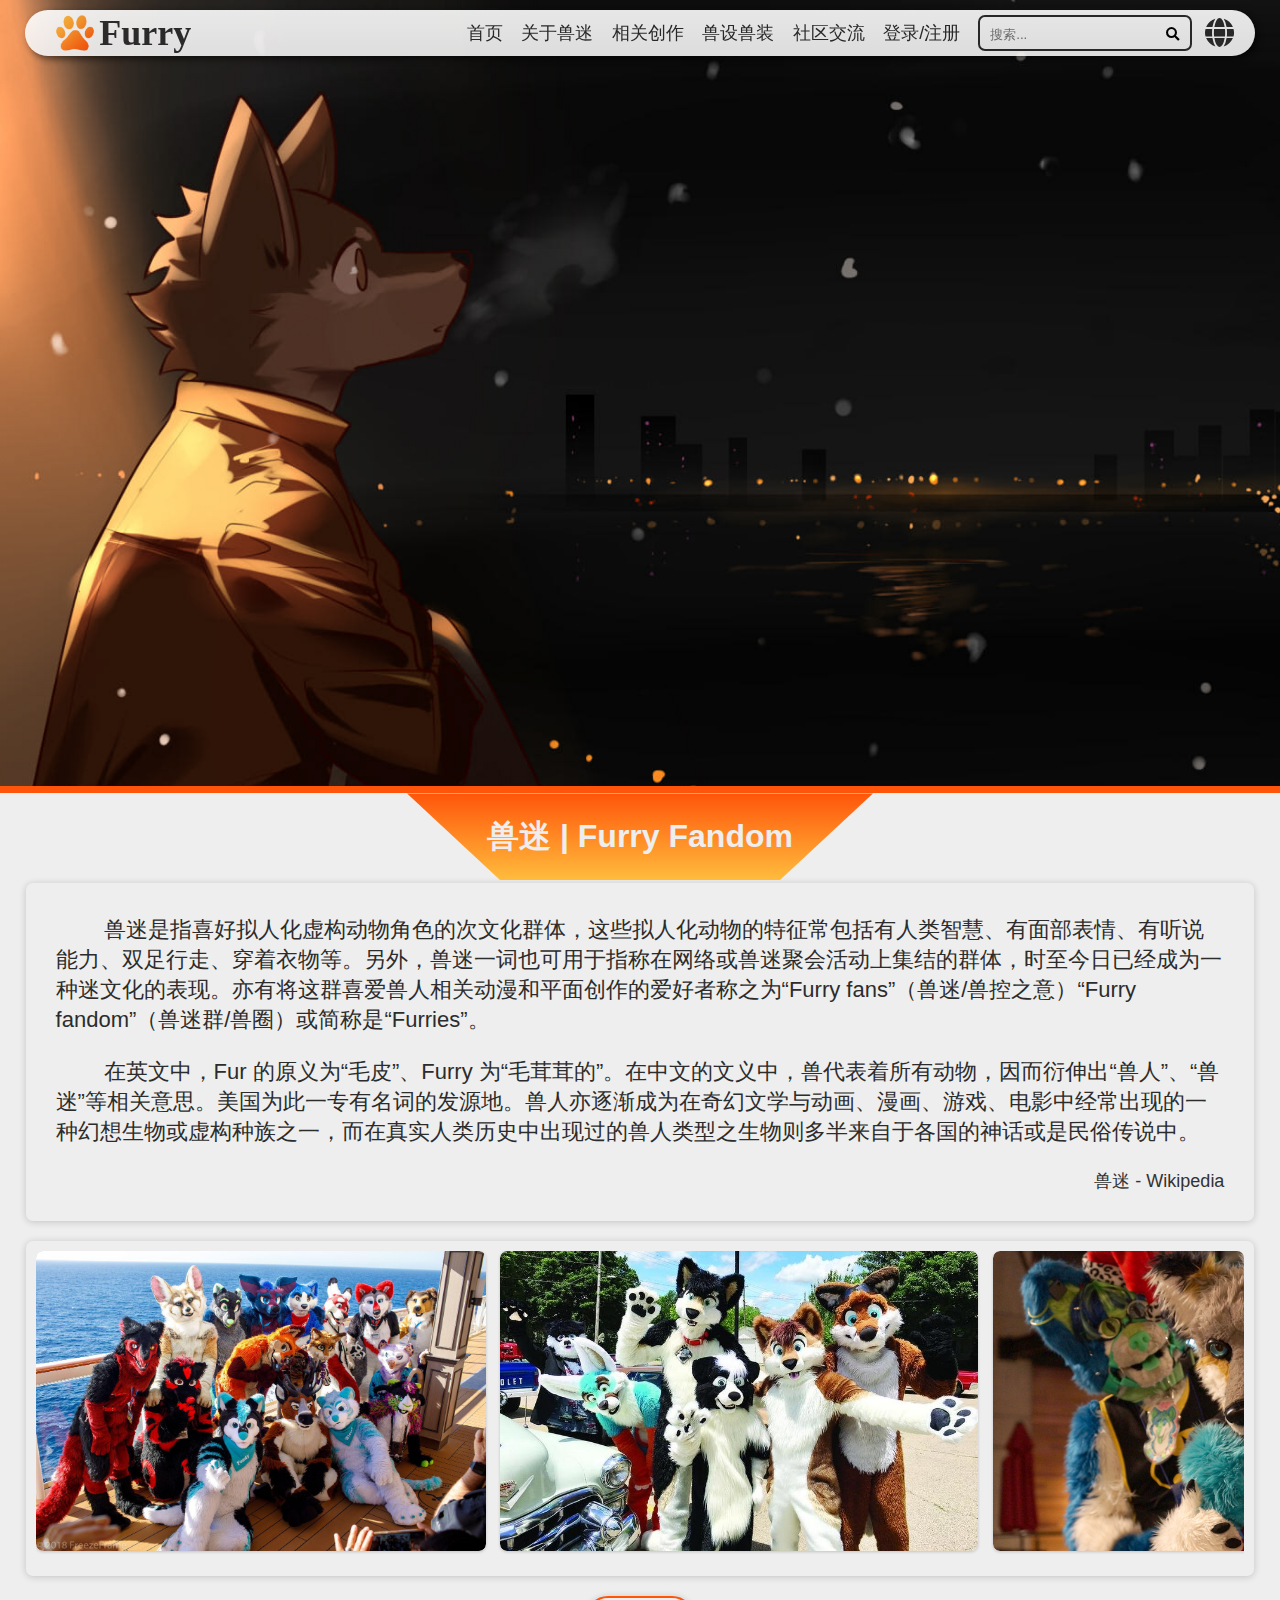
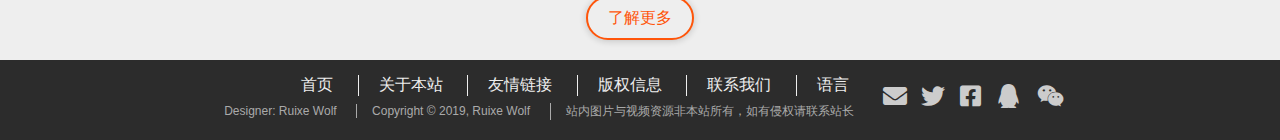
<file: index.html>
<!doctype html>
<html>
<head>
<meta charset="utf-8">

<!--Web title & icon-->
<title>Furry</title>
<link href="Image/Icon/webTitleIcon.ico" rel="icon" type="image/x-icon" />
<link href="Image/Icon/webTitleIcon.ico" rel="shortcut icon" type="image/x-icon" />

<!--CSS-->
<link href="CSS/main.css" rel="stylesheet" type="text/css" />
<link href="CSS/icon.css" rel="stylesheet" type="text/css" />
<link href="CSS/animation.css" rel="stylesheet" type="text/css" />
<link href="CSS/separateEachPage/indexPage.css" rel="stylesheet" type="text/css" />

<!--JS-->
<script type="text/javascript" src="Script/JavaScript/jquery-3.4.1.js"></script>
<script type="text/javascript" src="Script/JavaScript/main.js"></script>

</head>

<body>
	<div class="page-container clear">
        <!--background-->
        <div class="main-background-image"></div>
        <div class="page-default-background"></div>
		<header class="main-header">
			<a href="index.html" class="nav-logo">
				<img src="Image/Icon/webTitleIcon.png" />
				<span class="nav-home">Furry</span>
			</a>
			<div class="nav-main">
                <div class="language-choose">
                    <a href="zh-cn/Language.html">
                        <i class="fas fa-globe"></i>
                    </a>
                </div>
				<div class="nav-search">
					<form>
						<input class="nav-search-text" type="search" name="search" placeholder="搜索..."/>
						<button class="nav-search-submit mouse-pointer" type="submit" name="submit"><i class="fas fa-search"></i></button>
					</form>
				</div>
                <nav class="main-nav-in-header">
                    <ul class="nav-url">
                        <li><a href="index.html">首页</a></li>
                        <li><a href="zh-cn/AboutFurry.html">关于兽迷</a></li>
                        <li><a href="zh-cn/Creation.html">相关创作</a></li>
                        <li><a href="zh-cn/FursonaFursuit.html">兽设兽装</a></li>
                        <li><a href="zh-cn/CommunityCommunication.html">社区交流</a></li>
                        <li><a href="zh-cn/SignIn.html">登录/注册</a></li>
                    </ul>
                </nav>
			</div>
		</header>
		<section class="section-1">
			<div class="section-1-main">
                <h1 class="animation-fade-out animation-daly-05 hidden">Hi，我是 <span>兽迷</span></h1>
                <p class="animation-fade-out animation-daly-10 hidden">身处人群，却向往旷野的自由...</p>
                <a class="animation-fade-out hidden animation-daly-15" href="#section-2-target" style="padding-left: 7px;">什么是兽迷？</a>
            </div>
		</section>
        
		<section class="section-2">
            <div class="section-target" id="section-2-target"></div>
            <div class="section-title-main-middle">
			    <h1>兽迷 | Furry Fandom</h1>
            </div>
            <div class="section-wrap">
                <div class="section-text" style="text-indent: 3em">
                    <p>兽迷是指喜好拟人化虚构动物角色的次文化群体，这些拟人化动物的特征常包括有人类智慧、有面部表情、有听说能力、双足行走、穿着衣物等。另外，兽迷一词也可用于指称在网络或兽迷聚会活动上集结的群体，时至今日已经成为一种迷文化的表现。亦有将这群喜爱兽人相关动漫和平面创作的爱好者称之为“Furry fans”（兽迷/兽控之意）“Furry fandom”（兽迷群/兽圈）或简称是“Furries”。</p>
                    <p>在英文中，Fur 的原义为“毛皮”、Furry 为“毛茸茸的”。在中文的文义中，兽代表着所有动物，因而衍伸出“兽人”、“兽迷”等相关意思。美国为此一专有名词的发源地。兽人亦逐渐成为在奇幻文学与动画、漫画、游戏、电影中经常出现的一种幻想生物或虚构种族之一，而在真实人类历史中出现过的兽人类型之生物则多半来自于各国的神话或是民俗传说中。</p>
                    <p class="text-source-style-1"><a href="https://zh.wikipedia.org/wiki/%E7%8D%B8%E8%BF%B7">兽迷 - Wikipedia</a></p>
                </div>
                <div class="section-image-wrap-background">
                    <ul class="section-image-wrap">
                        <li><img src="Image/Index/aboutFurry1.jpg" /></li>
                        <li><img src="Image/Index/aboutFurry2.jpg" /></li>
                        <li><img src="Image/Index/aboutFurry3.jpg" /></li>
                        <li><img src="Image/Index/aboutFurry4.jpg" /></li>
                        <li><a href="zh-cn/FursonaFursuit.html" class="more-image"><i class="fas fa-chevron-right"></i></a></li>
                    </ul>
                </div>
                <a class="button-style-1" href="zh-cn/AboutFurry.html">了解更多</a>
            </div>
		</section>
        <footer class="main-footer">
            <div class="main-footer-wrap">
			    <div class="footer-main-content">
                    <ul class="footer-main-content-nav">
                        <li><a href="index.html">首页</a></li>
                        <li><a href="zh-cn/AboutSite.html">关于本站</a></li>
                        <li><a href="zh-cn/Links.html">友情链接</a></li>
                        <li><a href="zh-cn/CopyrightInformation.html">版权信息</a></li>
                        <li><a href="zh-cn/ContactUs.html">联系我们</a></li>
                        <li><a href="zh-cn/Language.html">语言</a></li>
                    </ul>
                    <ul class="footer-main-content-webInfo">
                        <li>Designer: Ruixe Wolf </li>
                        <li>Copyright © 2019, Ruixe Wolf </li>
                        <li>站内图片与视频资源非本站所有，如有侵权请联系站长</li>
                    </ul>
                </div>
                <div class="footer-icon-url">
                    <a href="mailto:Ruixe1569898391@outlook.com"><i class="fas fa-envelope"></i></a>
                    <a href="https://twitter.com/RuixeWolf"><i class="fab fa-twitter"></i></a>
                    <a href="https://www.facebook.com/profile.php?id=100011417743332"><i class="fab fa-facebook-square"></i></a>
                    <a><i class="fab fa-qq"></i></a>
                    <a><i class="fab fa-weixin"></i></a>
                </div>
            </div>
        </footer>
	</div>
</body>
</html>
</file>
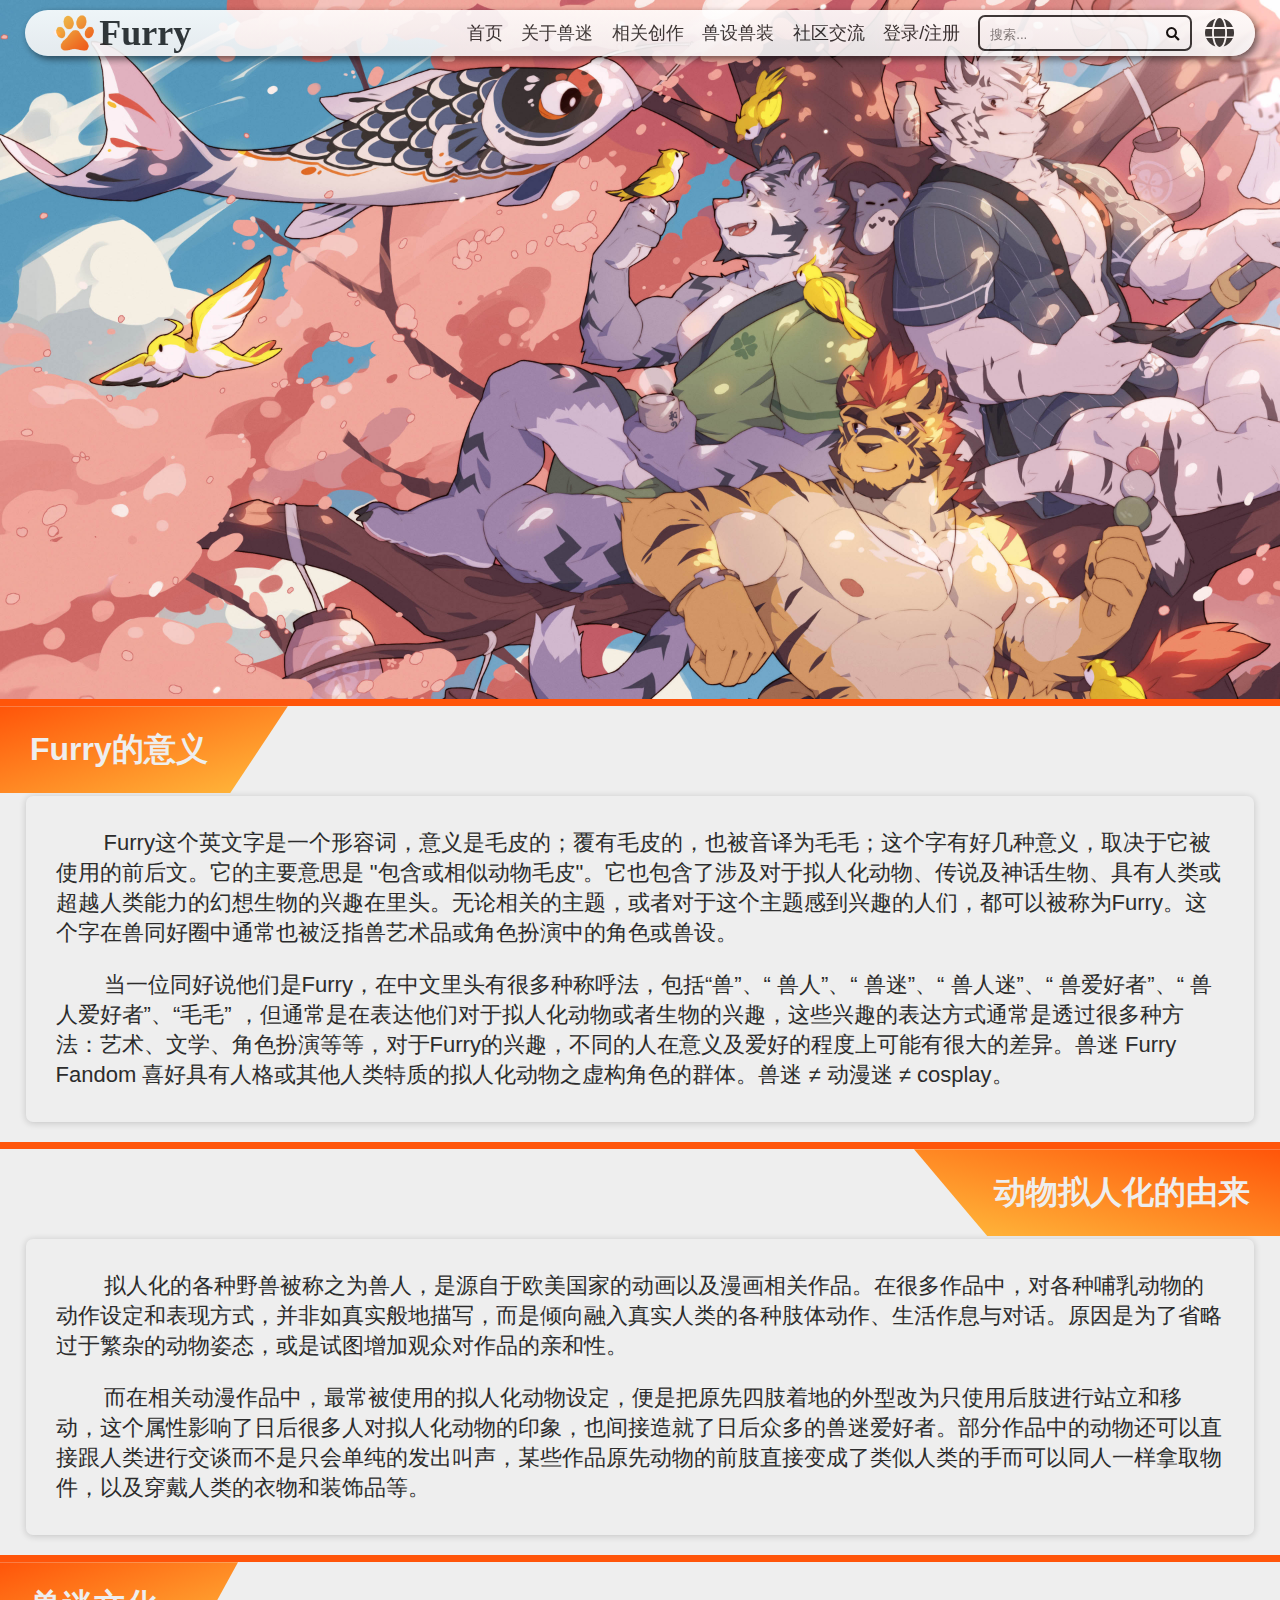
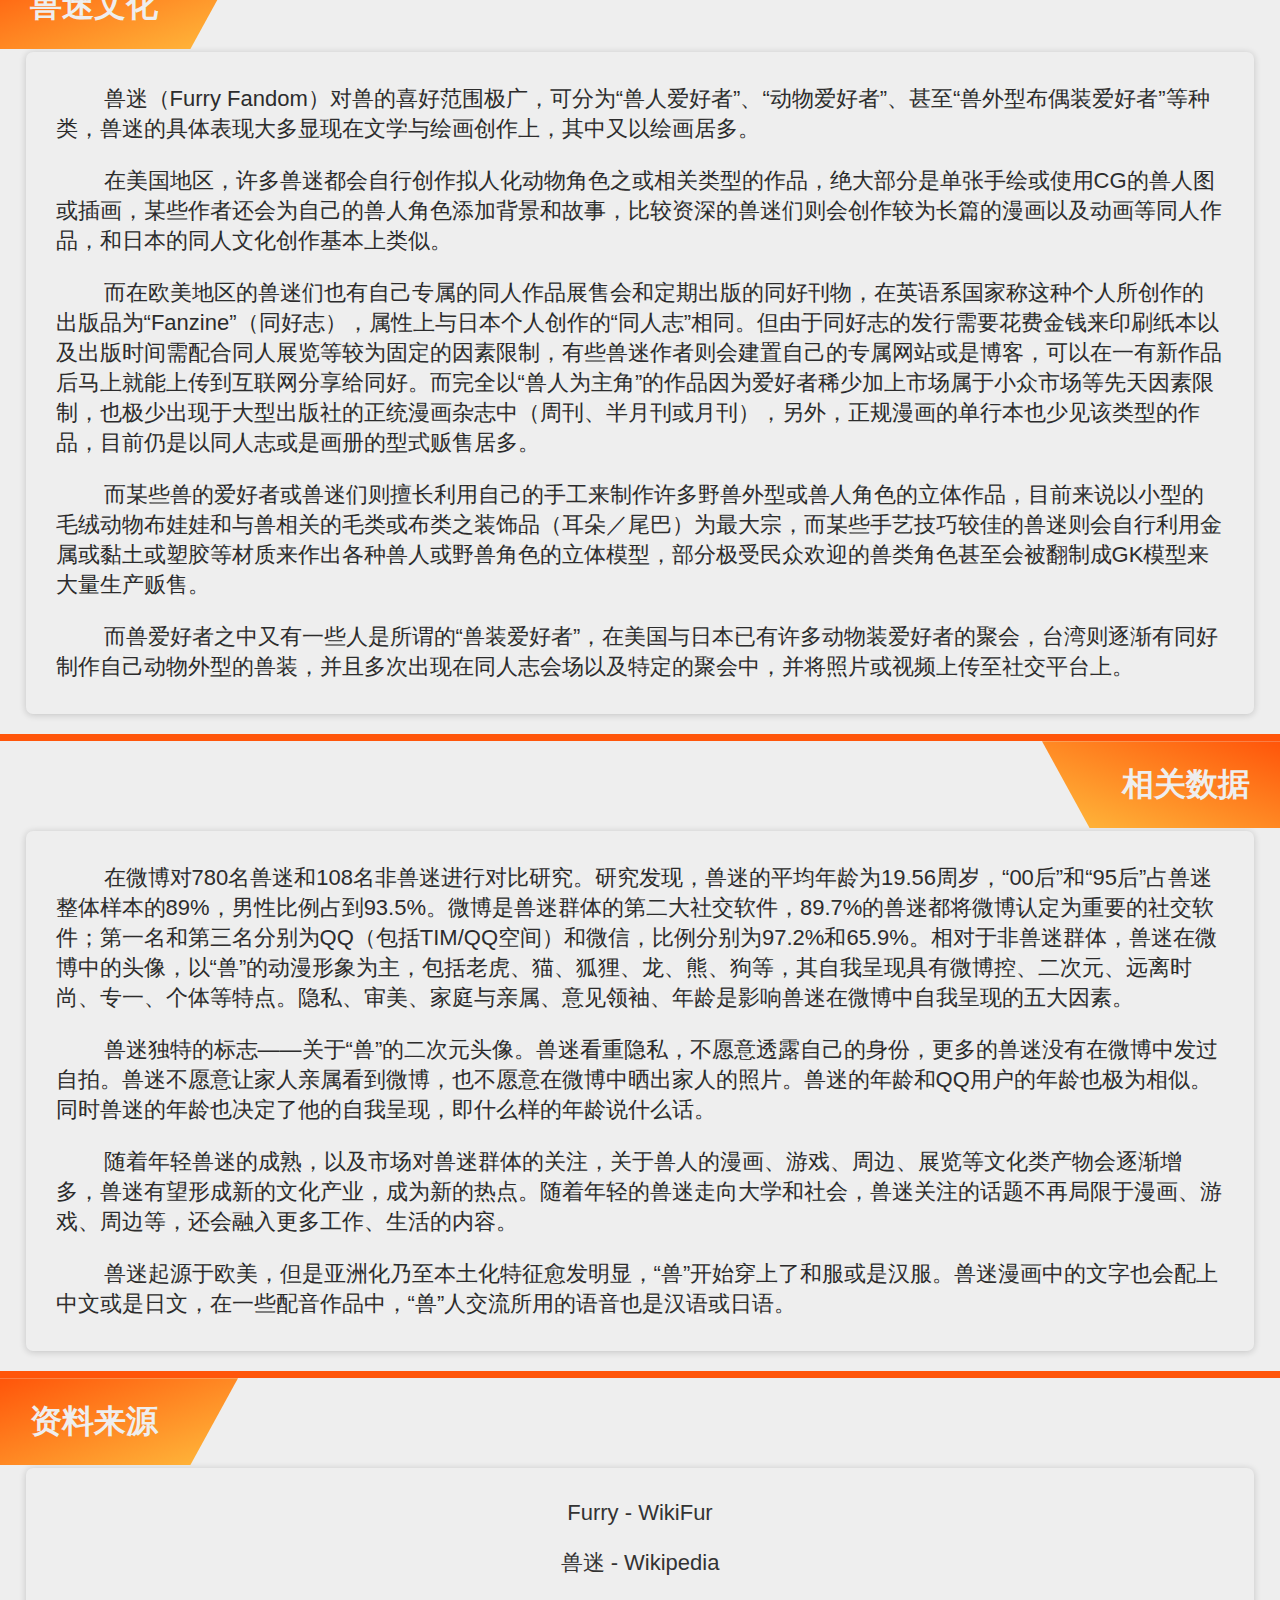
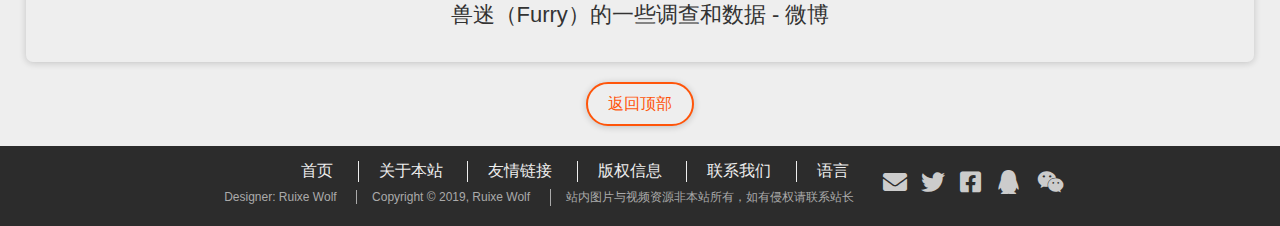
<file: zh-cn/AboutFurry.html>
<!doctype html>
<html>
<head>
<meta charset="utf-8">

<!--Web title & icon-->
<title>关于兽迷</title>
<link href="../Image/Icon/webTitleIcon.ico" rel="icon" type="image/x-icon" />
<link href="../Image/Icon/webTitleIcon.ico" rel="shortcut icon" type="image/x-icon" />

<!--CSS-->
<link href="../CSS/main.css" rel="stylesheet" type="text/css" />
<link href="../CSS/icon.css" rel="stylesheet" type="text/css" />
<link href="../CSS/animation.css" rel="stylesheet" type="text/css" />
<link href="../CSS/separateEachPage/AboutFurry.css" rel="stylesheet" type="text/css" />

<!--JS-->
<script type="text/javascript" src="../Script/JavaScript/jquery-3.4.1.js"></script>
<script type="text/javascript" src="../Script/JavaScript/main.js"></script>

</head>

<body>
	<div class="page-container clear">
        <!--background-->
        <div class="main-background-image"></div>
        <div class="page-default-background"></div>
		<header class="main-header">
			<a href="../index.html" class="nav-logo">
				<img src="../Image/Icon/webTitleIcon.png" />
				<span class="nav-home">Furry</span>
			</a>
			<div class="nav-main">
                <div class="language-choose">
                    <a href="Language.html">
                        <i class="fas fa-globe"></i>
                    </a>
                </div>
				<div class="nav-search">
					<form>
						<input class="nav-search-text" type="search" name="search" placeholder="搜索..."/>
						<button class="nav-search-submit mouse-pointer" type="submit" name="submit"><i class="fas fa-search"></i></button>
					</form>
				</div>
                <nav class="main-nav-in-header">
                    <ul class="nav-url">
                        <li><a href="../index.html">首页</a></li>
                        <li><a href="AboutFurry.html">关于兽迷</a></li>
                        <li><a href="Creation.html">相关创作</a></li>
                        <li><a href="FursonaFursuit.html">兽设兽装</a></li>
                        <li><a href="CommunityCommunication.html">社区交流</a></li>
                        <li><a href="SignIn.html">登录/注册</a></li>
                    </ul>
                </nav>
			</div>
		</header>
        <div class="page-default-background"></div>
		<section class="section-1">
			<div class="section-1-main hidden animation-float">
                <div class="page-directory">
                    <a class="" href="#section-2-target">Furry的意义</a>
                    <a class="" href="#section-3-target">动物拟人化的由来</a>
                    <a class="" href="#section-4-target">兽迷文化</a>
                    <a class="" href="#section-5-target">相关数据</a>
                    <a class="" href="#section-6-target">资料来源</a>
                </div>
            </div>
		</section>
		<section class="section-style">
            <div class="section-target" id="section-2-target"></div>
            <div class="section-title-main-left">
			    <h1>Furry的意义</h1>
            </div>
            <div class="section-wrap">
                <div class="section-text" style="text-indent: 3em">
                    <p>Furry这个英文字是一个形容词，意义是毛皮的；覆有毛皮的，也被音译为毛毛；这个字有好几种意义，取决于它被使用的前后文。它的主要意思是 "包含或相似动物毛皮"。它也包含了涉及对于拟人化动物、传说及神话生物、具有人类或超越人类能力的幻想生物的兴趣在里头。无论相关的主题，或者对于这个主题感到兴趣的人们，都可以被称为Furry。这个字在兽同好圈中通常也被泛指兽艺术品或角色扮演中的角色或兽设。</p>
                    <p>当一位同好说他们是Furry，在中文里头有很多种称呼法，包括“兽”、“ 兽人”、“ 兽迷”、“ 兽人迷”、“ 兽爱好者”、“ 兽人爱好者”、“毛毛” ，但通常是在表达他们对于拟人化动物或者生物的兴趣，这些兴趣的表达方式通常是透过很多种方法：艺术、文学、角色扮演等等，对于Furry的兴趣，不同的人在意义及爱好的程度上可能有很大的差异。兽迷 Furry Fandom 喜好具有人格或其他人类特质的拟人化动物之虚构角色的群体。兽迷 ≠ 动漫迷 ≠ cosplay。</p>
                </div>
            </div>
		</section>
        <section class="section-style">
            <div class="section-target" id="section-3-target"></div>
            <div class="section-title-main-right">
			    <h1>动物拟人化的由来</h1>
            </div>
            <div class="section-wrap">
                <div class="section-text" style="text-indent: 3em">
                    <p>拟人化的各种野兽被称之为兽人，是源自于欧美国家的动画以及漫画相关作品。在很多作品中，对各种哺乳动物的动作设定和表现方式，并非如真实般地描写，而是倾向融入真实人类的各种肢体动作、生活作息与对话。原因是为了省略过于繁杂的动物姿态，或是试图增加观众对作品的亲和性。</p>
                    <p>而在相关动漫作品中，最常被使用的拟人化动物设定，便是把原先四肢着地的外型改为只使用后肢进行站立和移动，这个属性影响了日后很多人对拟人化动物的印象，也间接造就了日后众多的兽迷爱好者。部分作品中的动物还可以直接跟人类进行交谈而不是只会单纯的发出叫声，某些作品原先动物的前肢直接变成了类似人类的手而可以同人一样拿取物件，以及穿戴人类的衣物和装饰品等。</p>
                </div>
            </div>
		</section>
        <section class="section-style">
            <div class="section-target" id="section-4-target"></div>
            <div class="section-title-main-left">
			    <h1>兽迷文化</h1>
            </div>
            <div class="section-wrap">
                <div class="section-text" style="text-indent: 3em">
                    <p>兽迷（Furry Fandom）对兽的喜好范围极广，可分为“兽人爱好者”、“动物爱好者”、甚至“兽外型布偶装爱好者”等种类，兽迷的具体表现大多显现在文学与绘画创作上，其中又以绘画居多。</p>
                    <p>在美国地区，许多兽迷都会自行创作拟人化动物角色之或相关类型的作品，绝大部分是单张手绘或使用CG的兽人图或插画，某些作者还会为自己的兽人角色添加背景和故事，比较资深的兽迷们则会创作较为长篇的漫画以及动画等同人作品，和日本的同人文化创作基本上类似。</p>
                    <p>而在欧美地区的兽迷们也有自己专属的同人作品展售会和定期出版的同好刊物，在英语系国家称这种个人所创作的出版品为“Fanzine”（同好志），属性上与日本个人创作的“同人志”相同。但由于同好志的发行需要花费金钱来印刷纸本以及出版时间需配合同人展览等较为固定的因素限制，有些兽迷作者则会建置自己的专属网站或是博客，可以在一有新作品后马上就能上传到互联网分享给同好。而完全以“兽人为主角”的作品因为爱好者稀少加上市场属于小众市场等先天因素限制，也极少出现于大型出版社的正统漫画杂志中（周刊、半月刊或月刊），另外，正规漫画的单行本也少见该类型的作品，目前仍是以同人志或是画册的型式贩售居多。</p>
                    <p>而某些兽的爱好者或兽迷们则擅长利用自己的手工来制作许多野兽外型或兽人角色的立体作品，目前来说以小型的毛绒动物布娃娃和与兽相关的毛类或布类之装饰品（耳朵／尾巴）为最大宗，而某些手艺技巧较佳的兽迷则会自行利用金属或黏土或塑胶等材质来作出各种兽人或野兽角色的立体模型，部分极受民众欢迎的兽类角色甚至会被翻制成GK模型来大量生产贩售。</p>
                    <p>而兽爱好者之中又有一些人是所谓的“兽装爱好者”，在美国与日本已有许多动物装爱好者的聚会，台湾则逐渐有同好制作自己动物外型的兽装，并且多次出现在同人志会场以及特定的聚会中，并将照片或视频上传至社交平台上。</p>
                </div>
            </div>
		</section>
        <section class="section-style">
            <div class="section-target" id="section-5-target"></div>
            <div class="section-title-main-right">
			    <h1>相关数据</h1>
            </div>
            <div class="section-wrap">
                <div class="section-text" style="text-indent: 3em">
                    <p>在微博对780名兽迷和108名非兽迷进行对比研究。研究发现，兽迷的平均年龄为19.56周岁，“00后”和“95后”占兽迷整体样本的89%，男性比例占到93.5%。微博是兽迷群体的第二大社交软件，89.7%的兽迷都将微博认定为重要的社交软件；第一名和第三名分别为QQ（包括TIM/QQ空间）和微信，比例分别为97.2%和65.9%。相对于非兽迷群体，兽迷在微博中的头像，以“兽”的动漫形象为主，包括老虎、猫、狐狸、龙、熊、狗等，其自我呈现具有微博控、二次元、远离时尚、专一、个体等特点。隐私、审美、家庭与亲属、意见领袖、年龄是影响兽迷在微博中自我呈现的五大因素。</p>
                    <p>兽迷独特的标志——关于“兽”的二次元头像。兽迷看重隐私，不愿意透露自己的身份，更多的兽迷没有在微博中发过自拍。兽迷不愿意让家人亲属看到微博，也不愿意在微博中晒出家人的照片。兽迷的年龄和QQ用户的年龄也极为相似。同时兽迷的年龄也决定了他的自我呈现，即什么样的年龄说什么话。</p>
                    <p>随着年轻兽迷的成熟，以及市场对兽迷群体的关注，关于兽人的漫画、游戏、周边、展览等文化类产物会逐渐增多，兽迷有望形成新的文化产业，成为新的热点。随着年轻的兽迷走向大学和社会，兽迷关注的话题不再局限于漫画、游戏、周边等，还会融入更多工作、生活的内容。</p>
                    <p>兽迷起源于欧美，但是亚洲化乃至本土化特征愈发明显，“兽”开始穿上了和服或是汉服。兽迷漫画中的文字也会配上中文或是日文，在一些配音作品中，“兽”人交流所用的语音也是汉语或日语。</p>
                </div>
            </div>
		</section>
        <section class="section-style">
            <div class="section-target" id="section-6-target"></div>
            <div class="section-title-main-left">
			    <h1>资料来源</h1>
            </div>
            <div class="section-wrap">
                <div class="section-text" style="margin-bottom: 0">
                    <p class="text-source-style-2"><a href="https://zh.wikifur.com/wiki/Furry">Furry - WikiFur</a></p>
                    <p class="text-source-style-2"><a href="https://zh.wikipedia.org/wiki/%E7%8D%B8%E8%BF%B7">兽迷 - Wikipedia</a></p>
                    <p class="text-source-style-2"><a href="https://www.weibo.com/ttarticle/p/show?id=2309404258724574275492">兽迷（Furry）的一些调查和数据 - 微博</a></p>
                </div>
                <a class="button-style-1" href="#">返回顶部</a>
            </div>
		</section>
        <footer class="main-footer">
            <div class="main-footer-wrap">
			    <div class="footer-main-content">
                    <ul class="footer-main-content-nav">
                        <li><a href="../index.html">首页</a></li>
                        <li><a href="AboutSite.html">关于本站</a></li>
                        <li><a href="Links.html">友情链接</a></li>
                        <li><a href="CopyrightInformation.html">版权信息</a></li>
                        <li><a href="ContactUs.html">联系我们</a></li>
                        <li><a href="Language.html">语言</a></li>
                    </ul>
                    <ul class="footer-main-content-webInfo">
                        <li>Designer: Ruixe Wolf </li>
                        <li>Copyright © 2019, Ruixe Wolf </li>
                        <li>站内图片与视频资源非本站所有，如有侵权请联系站长</li>
                    </ul>
                </div>
                <div class="footer-icon-url">
                    <a href="mailto:Ruixe1569898391@outlook.com"><i class="fas fa-envelope"></i></a>
                    <a href="https://twitter.com/RuixeWolf"><i class="fab fa-twitter"></i></a>
                    <a href="https://www.facebook.com/profile.php?id=100011417743332"><i class="fab fa-facebook-square"></i></a>
                    <a><i class="fab fa-qq"></i></a>
                    <a><i class="fab fa-weixin"></i></a>
                </div>
            </div>
        </footer>
	</div>
</body>
</html>
</file>
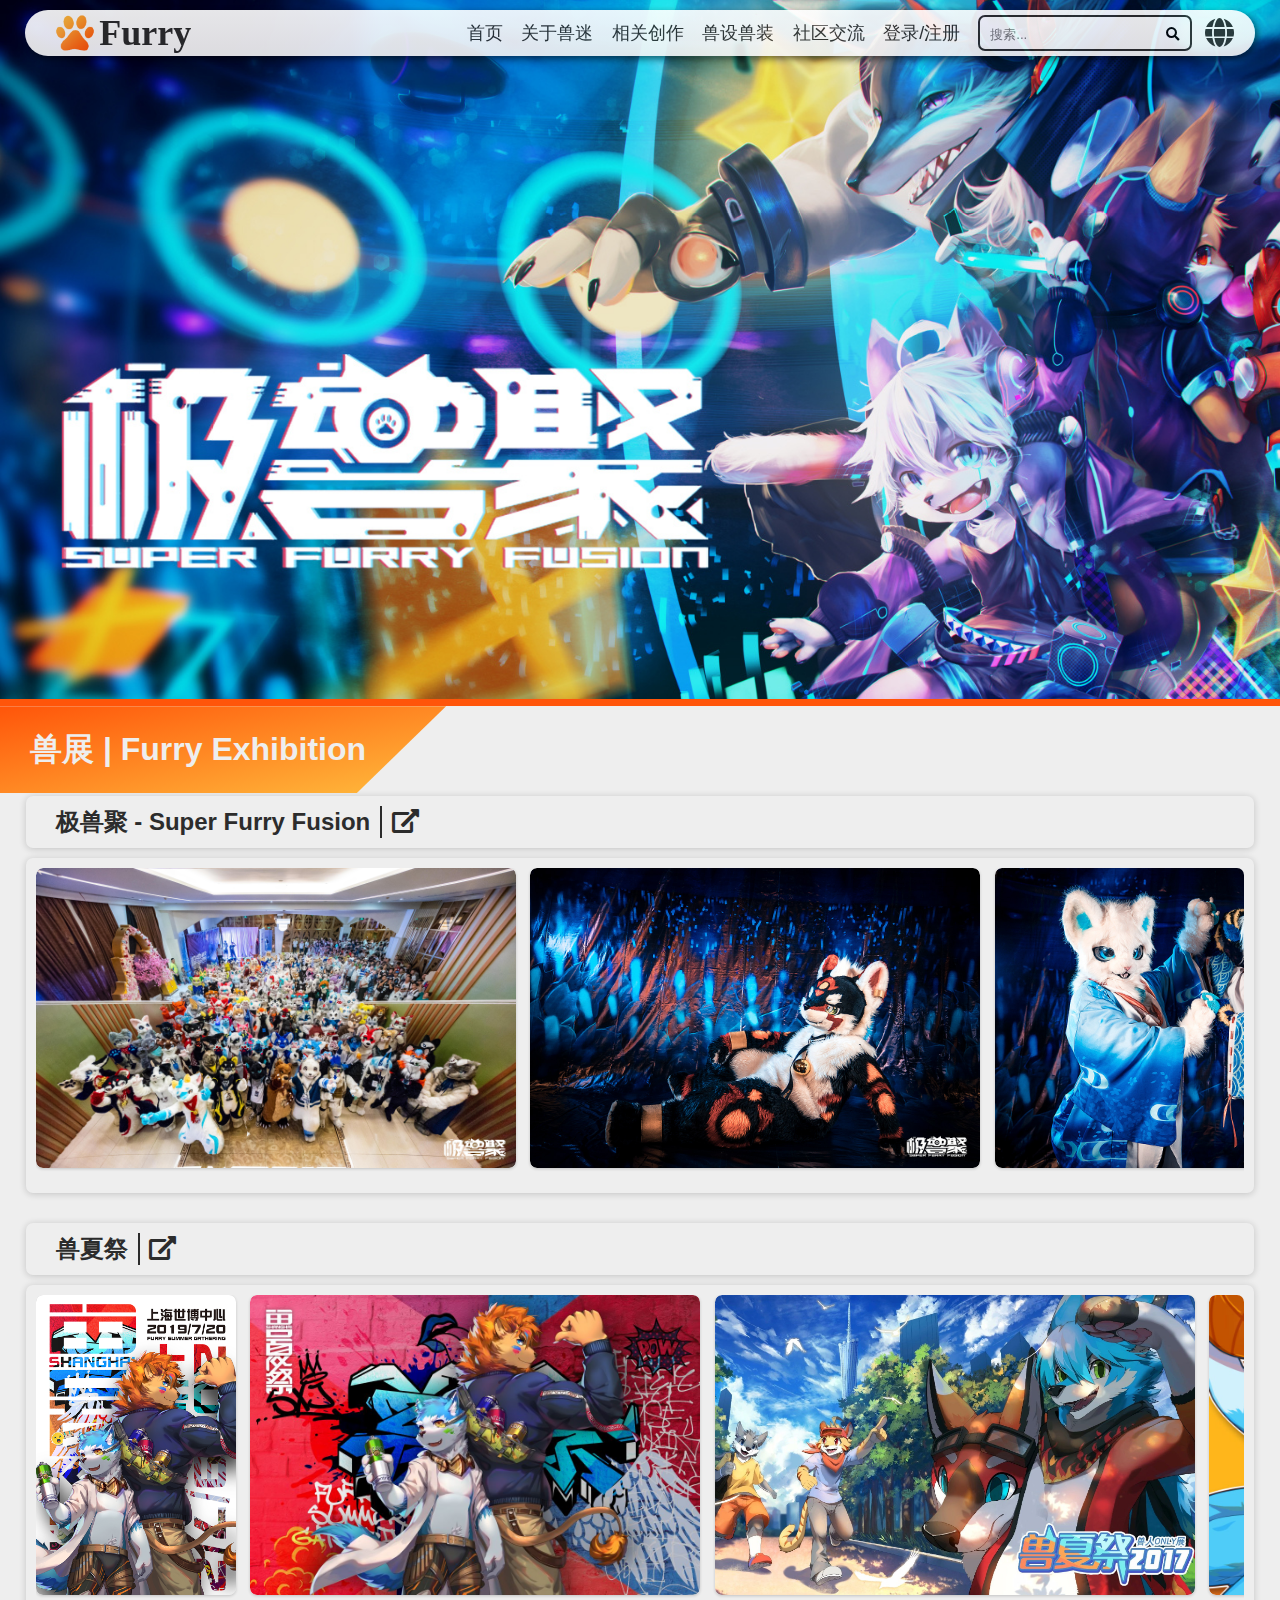
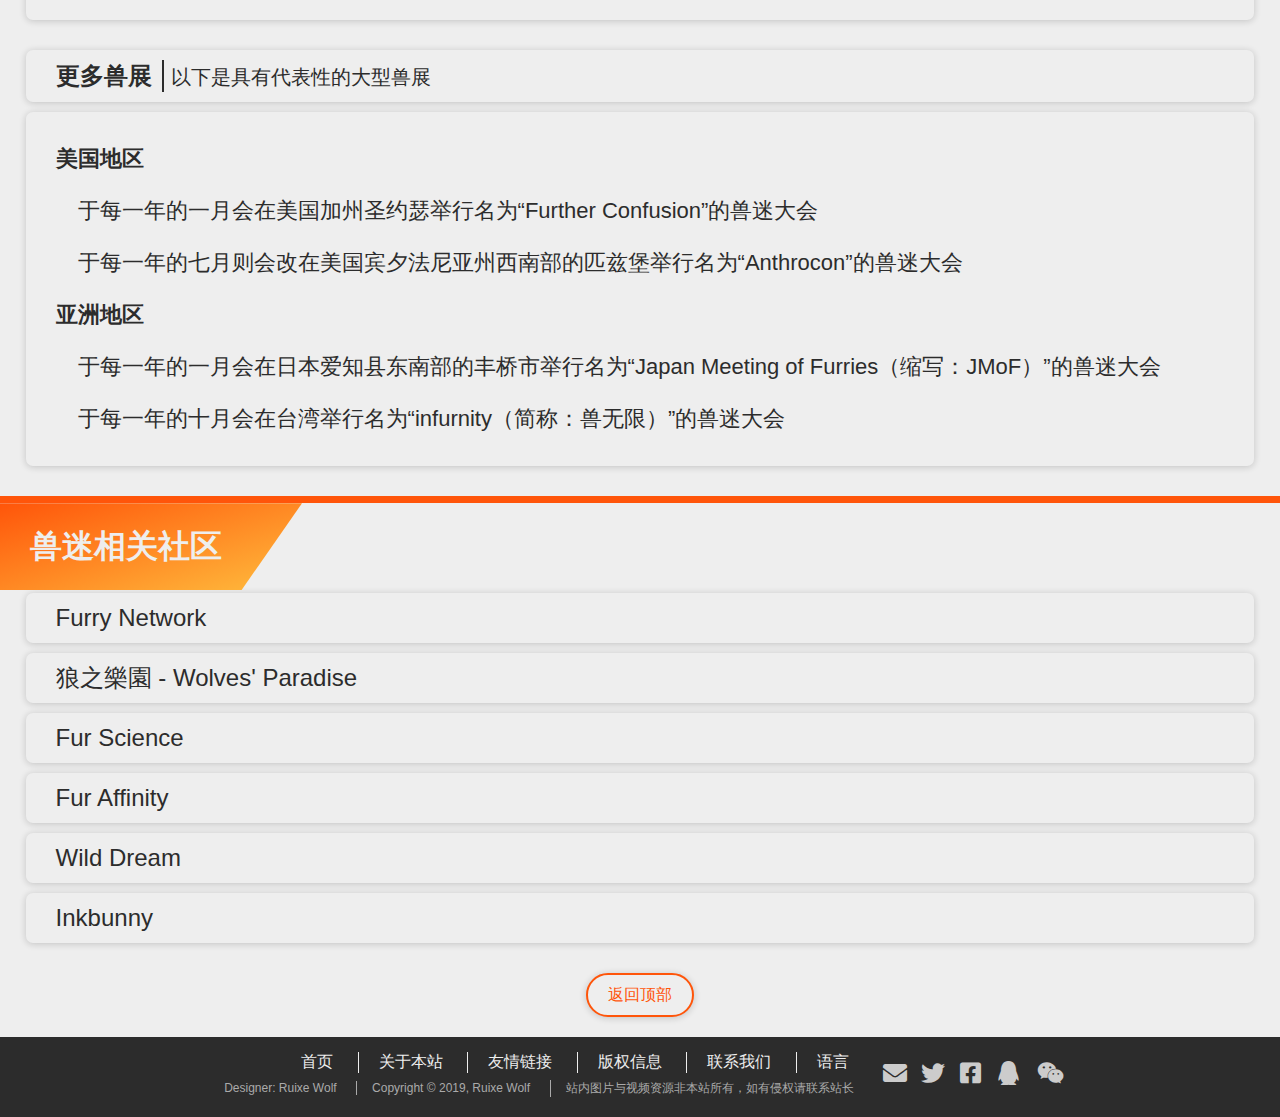
<file: zh-cn/CommunityCommunication.html>
<!doctype html>
<html>
<head>
<meta charset="utf-8">

<!--Web title & icon-->
<title>社区交流</title>
<link href="../Image/Icon/webTitleIcon.ico" rel="icon" type="image/x-icon" />
<link href="../Image/Icon/webTitleIcon.ico" rel="shortcut icon" type="image/x-icon" />

<!--CSS-->
<link href="../CSS/main.css" rel="stylesheet" type="text/css" />
<link href="../CSS/icon.css" rel="stylesheet" type="text/css" />
<link href="../CSS/animation.css" rel="stylesheet" type="text/css" />
<link href="../CSS/separateEachPage/CommunityCommunication.css" rel="stylesheet" type="text/css" />

<!--JS-->
<script type="text/javascript" src="../Script/JavaScript/jquery-3.4.1.js"></script>
<script type="text/javascript" src="../Script/JavaScript/main.js"></script>

</head>

<body>
	<div class="page-container clear">
        <!--background-->
        <div class="main-background-image"></div>
		<header class="main-header">
			<a href="../index.html" class="nav-logo">
				<img src="../Image/Icon/webTitleIcon.png" />
				<span class="nav-home">Furry</span>
			</a>
			<div class="nav-main">
                <div class="language-choose">
                    <a href="Language.html">
                        <i class="fas fa-globe"></i>
                    </a>
                </div>
				<div class="nav-search">
					<form>
						<input class="nav-search-text" type="search" name="search" placeholder="搜索..."/>
						<button class="nav-search-submit mouse-pointer" type="submit" name="submit"><i class="fas fa-search"></i></button>
					</form>
				</div>
                <nav class="main-nav-in-header">
                    <ul class="nav-url">
                        <li><a href="../index.html">首页</a></li>
                        <li><a href="AboutFurry.html">关于兽迷</a></li>
                        <li><a href="Creation.html">相关创作</a></li>
                        <li><a href="FursonaFursuit.html">兽设兽装</a></li>
                        <li><a href="CommunityCommunication.html">社区交流</a></li>
                        <li><a href="SignIn.html">登录/注册</a></li>
                    </ul>
                </nav>
			</div>
		</header>
        <div class="page-default-background"></div>
		<section class="section-1">
			<div class="section-1-main hidden animation-float">
                <div class="page-directory">
                    <a class="" href="#section-2-target">兽展 | Furry Exhibition</a>
                    <a class="" href="#section-3-target">兽迷相关社区</a>
                </div>
            </div>
		</section>
		<section class="section-style">
            <div class="section-target" id="section-2-target"></div>
            <div class="section-title-main-left">
			    <h1>兽展 | Furry Exhibition</h1>
            </div>
            <div class="section-wrap">
                <div class="section-text" style="margin-bottom: 10px">
                    <h2 class="section-text-h2">极兽聚 - Super Furry Fusion</h2>
                    <a class="section-text-a" href="https://www.furrychina.com/"><i class="fas fa-external-link-alt"></i></a>
                </div>
                <div class="section-image-wrap-background">
                    <ul class="section-image-wrap">
                        <li><img src="../Image/CommunityCommunication/1-1-1.jpg" /></li>
                        <li><img src="../Image/CommunityCommunication/1-1-2.jpg" /></li>
                        <li><img src="../Image/CommunityCommunication/1-1-3.jpg" /></li>
                        <li><img src="../Image/CommunityCommunication/1-1-4.jpg" /></li>
                        <li><img src="../Image/CommunityCommunication/1-1-5.jpg" /></li>
                        <li><img src="../Image/CommunityCommunication/1-1-6.jpg" /></li>
                        <li><img src="../Image/CommunityCommunication/1-1-7.jpg" /></li>
                        <li><img src="../Image/CommunityCommunication/1-1-8.jpg" /></li>
                        <li><img src="../Image/CommunityCommunication/1-1-9.jpg" /></li>
                        <li><img src="../Image/CommunityCommunication/1-1-10.jpg" /></li>
                        <li><img src="../Image/CommunityCommunication/1-1-11.jpg" /></li>
                        <li><img src="../Image/CommunityCommunication/1-1-12.jpg" /></li>
                        <li><img src="../Image/CommunityCommunication/1-1-13.jpg" /></li>
                        <li><img src="../Image/CommunityCommunication/1-1-14.jpg" /></li>
                        <li><img src="../Image/CommunityCommunication/1-1-15.jpg" /></li>
                        <li><a href="https://www.zhihu.com/question/287736700" class="more-image"><i class="fas fa-chevron-right"></i></a></li>
                    </ul>
                </div>
                <div class="section-text" style="margin: 30px 0 10px 0">
                    <h2 class="section-text-h2">兽夏祭</h2>
                    <a class="section-text-a" href="https://shouxiaji.cn"><i class="fas fa-external-link-alt"></i></a>
                </div>
                <div class="section-image-wrap-background">
                    <ul class="section-image-wrap">
                        <li><img src="../Image/CommunityCommunication/1-2-1.jpg" /></li>
                        <li><img src="../Image/CommunityCommunication/1-2-2.jpg" /></li>
                        <li><img src="../Image/CommunityCommunication/1-2-3.jpg" /></li>
                        <li><img src="../Image/CommunityCommunication/1-2-4.jpg" /></li>
                        <li><a href="https://shouxiaji.cn" class="more-image"><i class="fas fa-chevron-right"></i></a></li>
                    </ul>
                </div>
                <div class="section-text" style="margin: 30px 0 10px 0;">
                    <h2 class="section-text-h2">更多兽展</h2>
                    <span class="section-text-span">以下是具有代表性的大型兽展</span>
                </div>
                <div class="section-text" style="margin: 0 0 30px 0;">
                    <p><b>美国地区</b></p>
                    <p style="text-indent: 1em">于每一年的一月会在美国加州圣约瑟举行名为“Further Confusion”的兽迷大会</p>
                    <p style="text-indent: 1em">于每一年的七月则会改在美国宾夕法尼亚州西南部的匹兹堡举行名为“Anthrocon”的兽迷大会</p>
                    <p><b>亚洲地区</b></p>
                    <p style="text-indent: 1em">于每一年的一月会在日本爱知县东南部的丰桥市举行名为“Japan Meeting of Furries（缩写：JMoF）”的兽迷大会</p>
                    <p style="text-indent: 1em">于每一年的十月会在台湾举行名为“infurnity（简称：兽无限）”的兽迷大会</p>
                </div>
            </div>
		</section>
        <section class="section-style">
            <div class="section-target" id="section-3-target"></div>
            <div class="section-title-main-left">
			    <h1>兽迷相关社区</h1>
            </div>
            <div class="section-wrap">
                <a class="section-a-1" href="https://furrynetwork.com">Furry Network</a>
                <a class="section-a-1" href="http://wolfbbs.net">狼之樂園 - Wolves' Paradise</a>
                <a class="section-a-1" href="https://furscience.com">Fur Science</a>
                <a class="section-a-1" href="https://www.furaffinity.net">Fur Affinity</a>
                <a class="section-a-1" href="https://www.wilddream.net">Wild Dream</a>
                <a class="section-a-1" href="https://inkbunny.net">Inkbunny</a>
                <a class="button-style-1" href="#">返回顶部</a>
            </div>
		</section>
        <footer class="main-footer">
            <div class="main-footer-wrap">
			    <div class="footer-main-content">
                    <ul class="footer-main-content-nav">
                        <li><a href="../index.html">首页</a></li>
                        <li><a href="AboutSite.html">关于本站</a></li>
                        <li><a href="Links.html">友情链接</a></li>
                        <li><a href="CopyrightInformation.html">版权信息</a></li>
                        <li><a href="ContactUs.html">联系我们</a></li>
                        <li><a href="Language.html">语言</a></li>
                    </ul>
                    <ul class="footer-main-content-webInfo">
                        <li>Designer: Ruixe Wolf </li>
                        <li>Copyright © 2019, Ruixe Wolf </li>
                        <li>站内图片与视频资源非本站所有，如有侵权请联系站长</li>
                    </ul>
                </div>
                <div class="footer-icon-url">
                    <a href="mailto:Ruixe1569898391@outlook.com"><i class="fas fa-envelope"></i></a>
                    <a href="https://twitter.com/RuixeWolf"><i class="fab fa-twitter"></i></a>
                    <a href="https://www.facebook.com/profile.php?id=100011417743332"><i class="fab fa-facebook-square"></i></a>
                    <a><i class="fab fa-qq"></i></a>
                    <a><i class="fab fa-weixin"></i></a>
                </div>
            </div>
        </footer>
	</div>
</body>
</html>
</file>
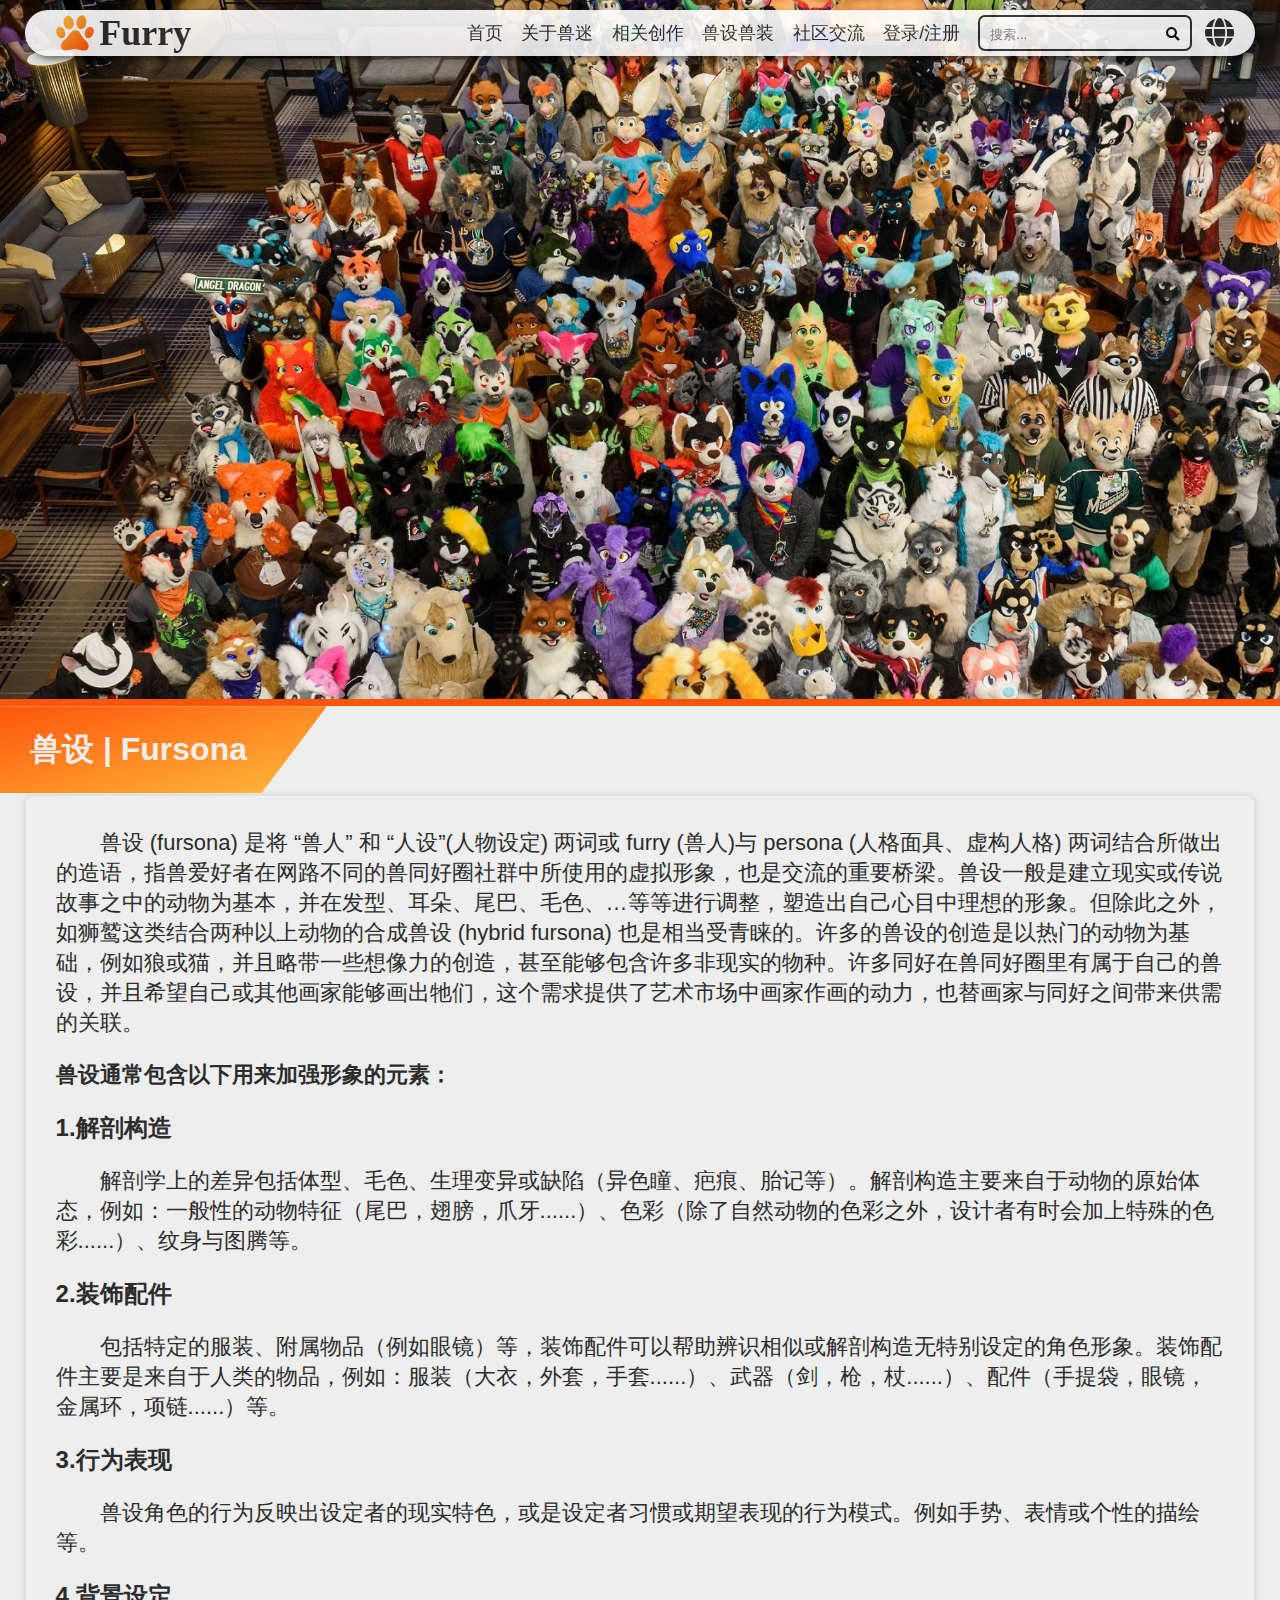
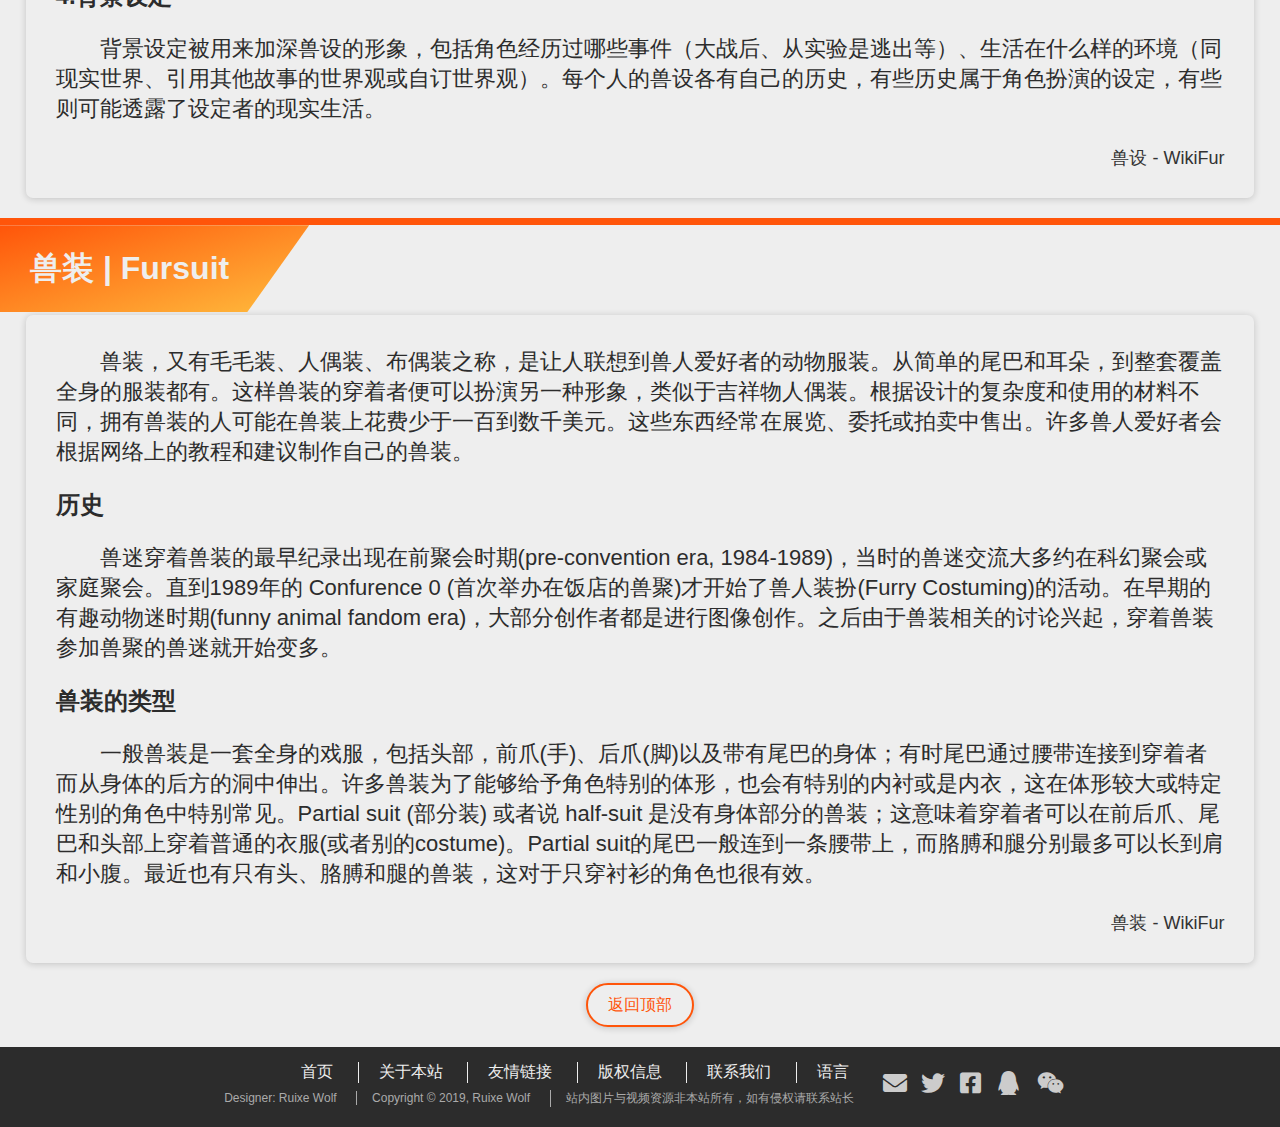
<file: zh-cn/FursonaFursuit.html>
<!doctype html>
<html>
<head>
<meta charset="utf-8">

<!--Web title & icon-->
<title>兽设兽装</title>
<link href="../Image/Icon/webTitleIcon.ico" rel="icon" type="image/x-icon" />
<link href="../Image/Icon/webTitleIcon.ico" rel="shortcut icon" type="image/x-icon" />

<!--CSS-->
<link href="../CSS/main.css" rel="stylesheet" type="text/css" />
<link href="../CSS/icon.css" rel="stylesheet" type="text/css" />
<link href="../CSS/animation.css" rel="stylesheet" type="text/css" />
<link href="../CSS/separateEachPage/FursonaFursuit.css" rel="stylesheet" type="text/css" />

<!--JS-->
<script type="text/javascript" src="../Script/JavaScript/jquery-3.4.1.js"></script>
<script type="text/javascript" src="../Script/JavaScript/main.js"></script>

<!--background images preload-->
<img src="../Image/Background/FursonaFursuit1.jpg" style="display: none">
<img src="../Image/Background/FursonaFursuit2.jfif" style="display: none">
<img src="../Image/Background/FursonaFursuit3.jpg" style="display: none">
<img src="../Image/Background/FursonaFursuit4.jpg" style="display: none">
<img src="../Image/Background/FursonaFursuit5.jpg" style="display: none">

</head>
    
<body>
	<div class="page-container clear">
        <!--background-->
        <div class="main-background-image animation-background-cycle"></div>
        <div class="page-default-background"></div>
		<header class="main-header">
			<a href="../index.html" class="nav-logo">
				<img src="../Image/Icon/webTitleIcon.png" />
				<span class="nav-home">Furry</span>
			</a>
			<div class="nav-main">
                <div class="language-choose">
                    <a href="Language.html">
                        <i class="fas fa-globe"></i>
                    </a>
                </div>
				<div class="nav-search">
					<form>
						<input class="nav-search-text" type="search" name="search" placeholder="搜索..."/>
						<button class="nav-search-submit mouse-pointer" type="submit" name="submit"><i class="fas fa-search"></i></button>
					</form>
				</div>
                <nav class="main-nav-in-header">
                    <ul class="nav-url">
                        <li><a href="../index.html">首页</a></li>
                        <li><a href="AboutFurry.html">关于兽迷</a></li>
                        <li><a href="Creation.html">相关创作</a></li>
                        <li><a href="FursonaFursuit.html">兽设兽装</a></li>
                        <li><a href="CommunityCommunication.html">社区交流</a></li>
                        <li><a href="SignIn.html">登录/注册</a></li>
                    </ul>
                </nav>
			</div>
		</header>
        <div class="page-default-background"></div>
		<section class="section-1">
			<div class="section-1-main hidden animation-float">
                <div class="page-directory">
                    <a class="" href="#section-2-target">兽设 | Fursona</a>
                    <a class="" href="#section-3-target">兽装 | Fursuit</a>
                </div>
            </div>
		</section>
		<section class="section-style">
            <div class="section-target" id="section-2-target"></div>
            <div class="section-title-main-left">
			    <h1>兽设 | Fursona</h1>
            </div>
            <div class="section-wrap">
                <div class="section-text">
                    <p style="text-indent: 2em">兽设 (fursona) 是将 “兽人” 和 “人设”(人物设定) 两词或 furry (兽人)与 persona (人格面具、虚构人格) 两词结合所做出的造语，指兽爱好者在网路不同的兽同好圈社群中所使用的虚拟形象，也是交流的重要桥梁。兽设一般是建立现实或传说故事之中的动物为基本，并在发型、耳朵、尾巴、毛色、…等等进行调整，塑造出自己心目中理想的形象。但除此之外，如狮鹫这类结合两种以上动物的合成兽设 (hybrid fursona) 也是相当受青睐的。许多的兽设的创造是以热门的动物为基础，例如狼或猫，并且略带一些想像力的创造，甚至能够包含许多非现实的物种。许多同好在兽同好圈里有属于自己的兽设，并且希望自己或其他画家能够画出牠们，这个需求提供了艺术市场中画家作画的动力，也替画家与同好之间带来供需的关联。</p>
                    <p><b>兽设通常包含以下用来加强形象的元素：</b></p>
                    <h2>1.解剖构造</h2>
                    <p style="text-indent: 2em">解剖学上的差异包括体型、毛色、生理变异或缺陷（异色瞳、疤痕、胎记等）。解剖构造主要来自于动物的原始体态，例如：一般性的动物特征（尾巴，翅膀，爪牙......）、色彩（除了自然动物的色彩之外，设计者有时会加上特殊的色彩......）、纹身与图腾等。</p>
                    <h2>2.装饰配件</h2>
                    <p style="text-indent: 2em">包括特定的服装、附属物品（例如眼镜）等，装饰配件可以帮助辨识相似或解剖构造无特别设定的角色形象。装饰配件主要是来自于人类的物品，例如：服装（大衣，外套，手套......）、武器（剑，枪，杖......）、配件（手提袋，眼镜，金属环，项链......）等。</p>
                    <h2>3.行为表现</h2>
                    <p style="text-indent: 2em">兽设角色的行为反映出设定者的现实特色，或是设定者习惯或期望表现的行为模式。例如手势、表情或个性的描绘等。</p>
                    <h2>4.背景设定</h2>
                    <p style="text-indent: 2em">背景设定被用来加深兽设的形象，包括角色经历过哪些事件（大战后、从实验是逃出等）、生活在什么样的环境（同现实世界、引用其他故事的世界观或自订世界观）。每个人的兽设各有自己的历史，有些历史属于角色扮演的设定，有些则可能透露了设定者的现实生活。</p>
                    <p class="text-source-style-1"><a href="https://zh.wikifur.com/wiki/%E7%8D%B8%E8%A8%AD">兽设 - WikiFur</a></p>
                </div>
            </div>
		</section>
        <section class="section-style">
            <div class="section-target" id="section-3-target"></div>
            <div class="section-title-main-left">
			    <h1>兽装 | Fursuit</h1>
            </div>
            <div class="section-wrap">
                <div class="section-text" style="margin-bottom: 0">
                    <p style="text-indent: 2em">兽装，又有毛毛装、人偶装、布偶装之称，是让人联想到兽人爱好者的动物服装。从简单的尾巴和耳朵，到整套覆盖全身的服装都有。这样兽装的穿着者便可以扮演另一种形象，类似于吉祥物人偶装。根据设计的复杂度和使用的材料不同，拥有兽装的人可能在兽装上花费少于一百到数千美元。这些东西经常在展览、委托或拍卖中售出。许多兽人爱好者会根据网络上的教程和建议制作自己的兽装。</p>
                    <h2>历史</h2>
                    <p style="text-indent: 2em">兽迷穿着兽装的最早纪录出现在前聚会时期(pre-convention era, 1984-1989)，当时的兽迷交流大多约在科幻聚会或家庭聚会。直到1989年的 Confurence 0 (首次举办在饭店的兽聚)才开始了兽人装扮(Furry Costuming)的活动。在早期的有趣动物迷时期(funny animal fandom era)，大部分创作者都是进行图像创作。之后由于兽装相关的讨论兴起，穿着兽装参加兽聚的兽迷就开始变多。</p>
                    <h2>兽装的类型</h2>
                    <p style="text-indent: 2em">一般兽装是一套全身的戏服，包括头部，前爪(手)、后爪(脚)以及带有尾巴的身体；有时尾巴通过腰带连接到穿着者而从身体的后方的洞中伸出。许多兽装为了能够给予角色特别的体形，也会有特别的内衬或是内衣，这在体形较大或特定性别的角色中特别常见。Partial suit (部分装) 或者说 half-suit 是没有身体部分的兽装；这意味着穿着者可以在前后爪、尾巴和头部上穿着普通的衣服(或者别的costume)。Partial suit的尾巴一般连到一条腰带上，而胳膊和腿分别最多可以长到肩和小腹。最近也有只有头、胳膊和腿的兽装，这对于只穿衬衫的角色也很有效。</p>
                    <p class="text-source-style-1"><a href="https://zh.wikifur.com/wiki/%E5%85%BD%E8%A3%85">兽装 - WikiFur</a></p>
                </div>
                <a class="button-style-1" href="#">返回顶部</a>
            </div>
		</section>
        <footer class="main-footer">
            <div class="main-footer-wrap">
			    <div class="footer-main-content">
                    <ul class="footer-main-content-nav">
                        <li><a href="../index.html">首页</a></li>
                        <li><a href="AboutSite.html">关于本站</a></li>
                        <li><a href="Links.html">友情链接</a></li>
                        <li><a href="CopyrightInformation.html">版权信息</a></li>
                        <li><a href="ContactUs.html">联系我们</a></li>
                        <li><a href="Language.html">语言</a></li>
                    </ul>
                    <ul class="footer-main-content-webInfo">
                        <li>Designer: Ruixe Wolf </li>
                        <li>Copyright © 2019, Ruixe Wolf </li>
                        <li>站内图片与视频资源非本站所有，如有侵权请联系站长</li>
                    </ul>
                </div>
                <div class="footer-icon-url">
                    <a href="mailto:Ruixe1569898391@outlook.com"><i class="fas fa-envelope"></i></a>
                    <a href="https://twitter.com/RuixeWolf"><i class="fab fa-twitter"></i></a>
                    <a href="https://www.facebook.com/profile.php?id=100011417743332"><i class="fab fa-facebook-square"></i></a>
                    <a><i class="fab fa-qq"></i></a>
                    <a><i class="fab fa-weixin"></i></a>
                </div>
            </div>
        </footer>
	</div>
</body>
</html>
</file>
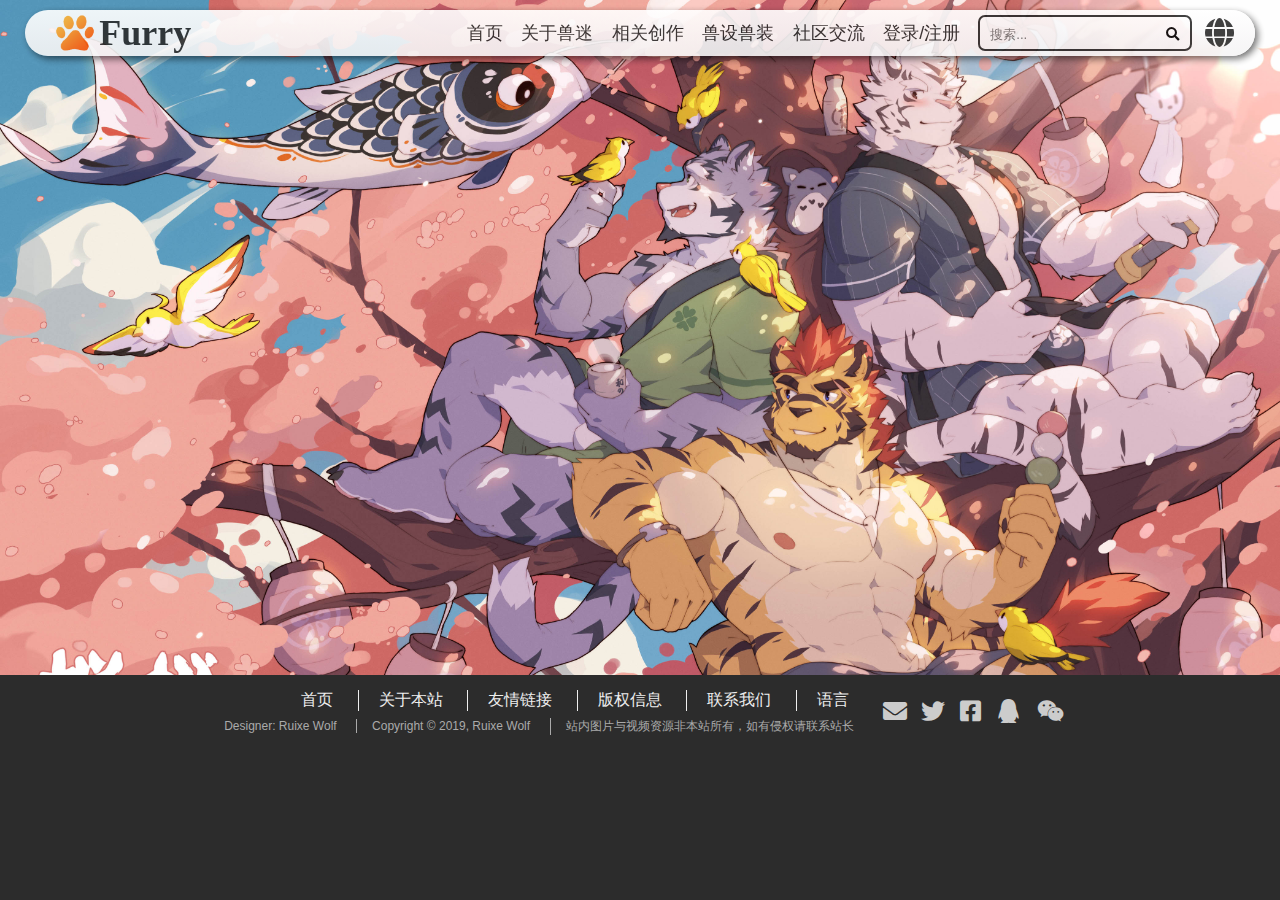
<file: zh-cn/SignIn.html>
<!doctype html>
<html>
<head>
<meta charset="utf-8">

<!--Web title & icon-->
<title>登录</title>
<link href="../Image/Icon/webTitleIcon.ico" rel="icon" type="image/x-icon" />
<link href="../Image/Icon/webTitleIcon.ico" rel="shortcut icon" type="image/x-icon" />

<!--CSS-->
<link href="../CSS/main.css" rel="stylesheet" type="text/css" />
<link href="../CSS/icon.css" rel="stylesheet" type="text/css" />
<link href="../CSS/animation.css" rel="stylesheet" type="text/css" />
<link href="../CSS/separateEachPage/SignIn.css" rel="stylesheet" type="text/css" />

<!--JS-->
<script type="text/javascript" src="../Script/JavaScript/jquery-3.4.1.js"></script>
<script type="text/javascript" src="../Script/JavaScript/main.js"></script>

</head>

<body>
	<div class="page-container clear">
		<header class="main-header">
			<a href="../index.html" class="nav-logo">
				<img src="../Image/Icon/webTitleIcon.png" />
				<span class="nav-home">Furry</span>
			</a>
			<div class="nav-main">
                <div class="language-choose">
                    <a href="Language.html">
                        <i class="fas fa-globe"></i>
                    </a>
                </div>
				<div class="nav-search">
					<form>
						<input class="nav-search-text" type="search" name="search" placeholder="搜索..."/>
						<button class="nav-search-submit mouse-pointer" type="submit" name="submit"><i class="fas fa-search"></i></button>
					</form>
				</div>
                <nav class="main-nav-in-header">
                    <ul class="nav-url">
                        <li><a href="../index.html">首页</a></li>
                        <li><a href="AboutFurry.html">关于兽迷</a></li>
                        <li><a href="Creation.html">相关创作</a></li>
                        <li><a href="FursonaFursuit.html">兽设兽装</a></li>
                        <li><a href="CommunityCommunication.html">社区交流</a></li>
                        <li><a href="SignIn.html">登录/注册</a></li>
                    </ul>
                </nav>
			</div>
		</header>
        <div class="page-default-background"></div>
        <div class="page-background">
            <div class="header-background"></div>
		    <section class="section-style hidden animation-float">
                <div class="section-title-main-middle">
			        <h1>用户登录</h1>
                </div>
                <div class="sign-in-form">
                    <form method="post">
                        <input id="user" required type="text" name="user" placeholder="用户名/账号/邮箱/手机号" />
                        <input id="password" required type="password" name="password" placeholder="密码" />
                        <div class="autologin-forgotpassword">
                            <input type="checkbox" name="autologin" id="autologin" />
                            <label for="autologin">自动登录</label>
                            <a href="ResetPassword.html">忘记密码</a>
                        </div>
                        <div class="form-button">
                            <button type="submit">登录</button>
                        </div>
                        <div class="opposition">没有账号？<a href="SignUp.html">立即注册</a></div>
                    </form>
                </div> 
		    </section>
        </div>
        <footer class="main-footer">
            <div class="main-footer-wrap">
			    <div class="footer-main-content">
                    <ul class="footer-main-content-nav">
                        <li><a href="../index.html">首页</a></li>
                        <li><a href="AboutSite.html">关于本站</a></li>
                        <li><a href="Links.html">友情链接</a></li>
                        <li><a href="CopyrightInformation.html">版权信息</a></li>
                        <li><a href="ContactUs.html">联系我们</a></li>
                        <li><a href="ContactUs.html">语言</a></li>
                    </ul>
                    <ul class="footer-main-content-webInfo">
                        <li>Designer: Ruixe Wolf </li>
                        <li>Copyright © 2019, Ruixe Wolf </li>
                        <li>站内图片与视频资源非本站所有，如有侵权请联系站长</li>
                    </ul>
                </div>
                <div class="footer-icon-url">
                    <a href="mailto:Ruixe1569898391@outlook.com"><i class="fas fa-envelope"></i></a>
                    <a href="https://twitter.com/RuixeWolf"><i class="fab fa-twitter"></i></a>
                    <a href="https://www.facebook.com/profile.php?id=100011417743332"><i class="fab fa-facebook-square"></i></a>
                    <a><i class="fab fa-qq"></i></a>
                    <a><i class="fab fa-weixin"></i></a>
                </div>
            </div>
        </footer>
	</div>
</body>
</html>
</file>
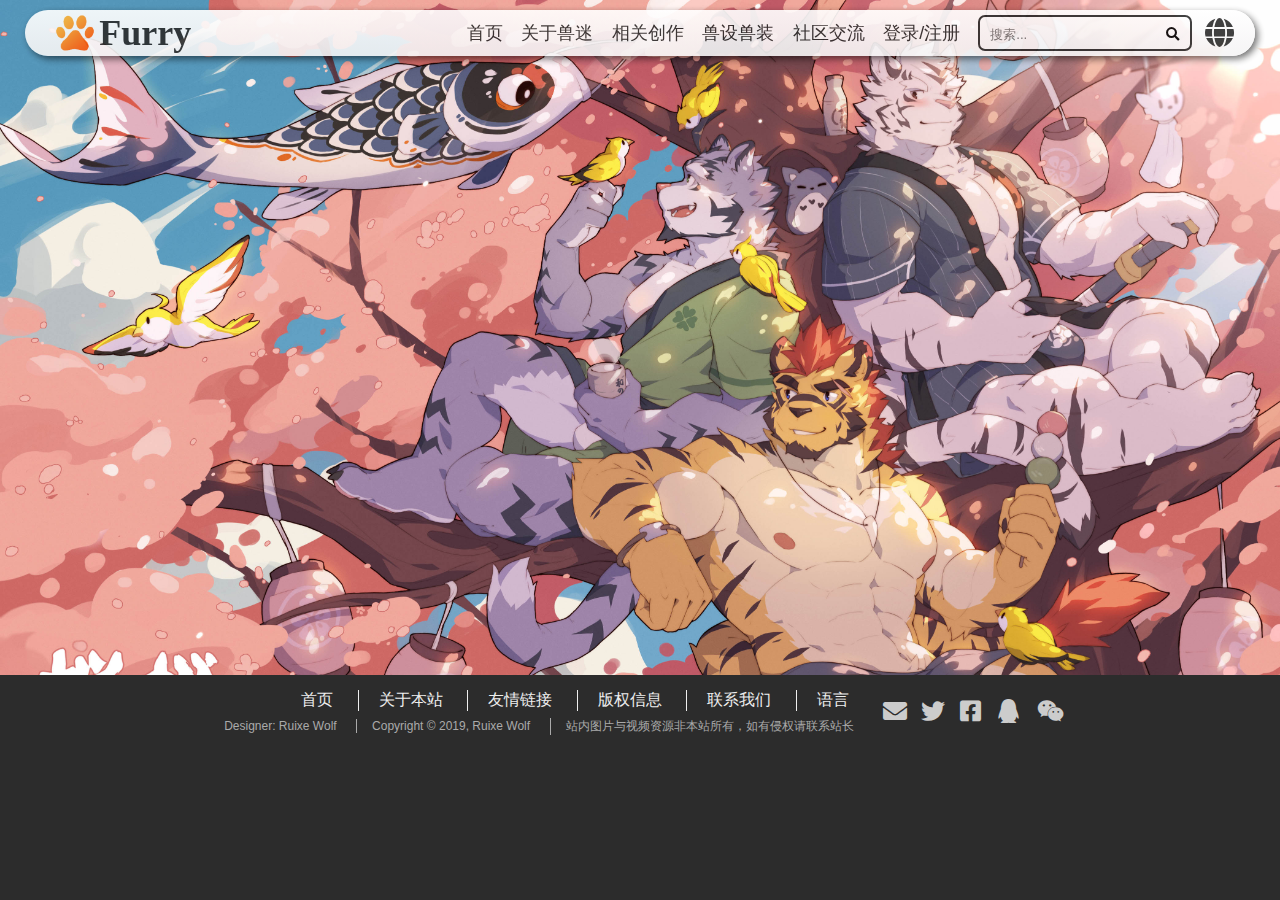
<file: zh-cn/SignUp.html>
<!doctype html>
<html>
<head>
<meta charset="utf-8">

<!--Web title & icon-->
<title>注册</title>
<link href="../Image/Icon/webTitleIcon.ico" rel="icon" type="image/x-icon" />
<link href="../Image/Icon/webTitleIcon.ico" rel="shortcut icon" type="image/x-icon" />

<!--CSS-->
<link href="../CSS/main.css" rel="stylesheet" type="text/css" />
<link href="../CSS/icon.css" rel="stylesheet" type="text/css" />
<link href="../CSS/animation.css" rel="stylesheet" type="text/css" />
<link href="../CSS/separateEachPage/SignUp.css" rel="stylesheet" type="text/css" />

<!--JS-->
<script type="text/javascript" src="../Script/JavaScript/jquery-3.4.1.js"></script>
<script type="text/javascript" src="../Script/JavaScript/main.js"></script>

</head>

<body>
	<div class="page-container clear">
		<header class="main-header">
			<a href="../index.html" class="nav-logo">
				<img src="../Image/Icon/webTitleIcon.png" />
				<span class="nav-home">Furry</span>
			</a>
			<div class="nav-main">
                <div class="language-choose">
                    <a href="Language.html">
                        <i class="fas fa-globe"></i>
                    </a>
                </div>
				<div class="nav-search">
					<form>
						<input class="nav-search-text" type="search" name="search" placeholder="搜索..."/>
						<button class="nav-search-submit mouse-pointer" type="submit" name="submit"><i class="fas fa-search"></i></button>
					</form>
				</div>
                <nav class="main-nav-in-header">
                    <ul class="nav-url">
                        <li><a href="../index.html">首页</a></li>
                        <li><a href="AboutFurry.html">关于兽迷</a></li>
                        <li><a href="Creation.html">相关创作</a></li>
                        <li><a href="FursonaFursuit.html">兽设兽装</a></li>
                        <li><a href="CommunityCommunication.html">社区交流</a></li>
                        <li><a href="SignIn.html">登录/注册</a></li>
                    </ul>
                </nav>
			</div>
		</header>
        <div class="page-default-background"></div>
        <div class="page-background">
            <div class="header-background"></div>
		    <section class="section-style hidden animation-float">
                <div class="section-title-main-middle">
			        <h1>用户注册</h1>
                </div>
                <div class="sign-in-form">
                    <form method="post">
                        <input id="username" required type="text" name="username" placeholder="用户名" />
                        <label for="username">6~18个字符，可以使用大小写字母、数字、下划线</label>
                        <input id="password" required type="password" name="password" placeholder="密码" />
                        <label for="password">至少6个字符，区分大小写</label>
                        <input id="passwordAgain" required type="password" name="passwordAgain" placeholder="确认密码" />
                        <label for="passwordAgain">再次输入密码</label>
                        <input id="email" required type="email" name="email" placeholder="邮箱" />
                        <label for="email">输入一个常用邮箱</label>
                        <div class="form-button">
                            <button type="submit">注册</button>
                        </div>
                    </form>
                    <div class="opposition">已有账号？<a href="SignIn.html">立即登录</a></div>
                </div> 
		    </section>
        </div>
        <footer class="main-footer">
            <div class="main-footer-wrap">
			    <div class="footer-main-content">
                    <ul class="footer-main-content-nav">
                        <li><a href="../index.html">首页</a></li>
                        <li><a href="AboutSite.html">关于本站</a></li>
                        <li><a href="Links.html">友情链接</a></li>
                        <li><a href="CopyrightInformation.html">版权信息</a></li>
                        <li><a href="ContactUs.html">联系我们</a></li>
                        <li><a href="ContactUs.html">语言</a></li>
                    </ul>
                    <ul class="footer-main-content-webInfo">
                        <li>Designer: Ruixe Wolf </li>
                        <li>Copyright © 2019, Ruixe Wolf </li>
                        <li>站内图片与视频资源非本站所有，如有侵权请联系站长</li>
                    </ul>
                </div>
                <div class="footer-icon-url">
                    <a href="mailto:Ruixe1569898391@outlook.com"><i class="fas fa-envelope"></i></a>
                    <a href="https://twitter.com/RuixeWolf"><i class="fab fa-twitter"></i></a>
                    <a href="https://www.facebook.com/profile.php?id=100011417743332"><i class="fab fa-facebook-square"></i></a>
                    <a><i class="fab fa-qq"></i></a>
                    <a><i class="fab fa-weixin"></i></a>
                </div>
            </div>
        </footer>
	</div>
</body>
</html>
</file>
<file: CSS/main.css>
@charset "utf-8";
/* CSS Document */

body,html{
	margin: 0;
	padding: 0;
	font-family: "Microsoft Yahei", "Hiragino Sans GB", "Helvetica Neue", Helvetica, tahoma, arial, Verdana, sans-serif, "WenQuanYi Micro Hei";
	color: #2C2C2C;
    clear: both;
    scroll-behavior: smooth;
}

ul,li{
	list-style: none;
    margin: 0;
    padding: 0;
}

a{
	text-decoration: none;
	color: none;
	cursor: pointer;
}

input,button{  
	background: none;  
	outline: none;  
	border: none;
    margin: 0;
    padding: 0;
}

button{
    cursor: pointer;
}

p{
    word-wrap: break-word;
}

.main-header{
	margin: 10px auto 0 auto;
	position: fixed;
	height: 46px;
	width: 93%;
	border-radius: 50px;
	background: linear-gradient(to bottom,#fff,#f5f4f5);
    opacity: 0.9;
	box-shadow: 3px 3px 7px rgba(0,0,0,0.6);
	padding: 0 10px 0 30px;
    z-index: 1000;
}

.page-container{
	width: 100%;
	height: auto;
	display: flex;
	flex-direction: column;
	align-items: center;
}

.page-default-background{
    height: 100%;
    width: 100%;
    position: fixed;
    z-index: -100;
    background-color: #2C2C2C;
}

.centered-X{
	margin: 0 auto;
}

.nav-logo img{
	margin-top: 3px;
	height: 40px;
}

.nav-logo:hover span{
    color: #ff550a;
}

.nav-home{
    font-family: "Agency FB";
    font-weight: bold;
	display: inline-block;
	font-size: 36px;
	color: #2C2C2C;
	transform: translateY(-8px);
    transition: color 0.2s linear;
}

.nav-main{
	float: right;
	height: 100%;
	width: auto;
}

.language-choose{
    float: right;
    width: 30px;
    height: 30px;
    margin: 8px 10px;
}

.language-choose i{
    color: #2C2C2C;
    transition: color 0.2s linear;
    font-size: 30px;
}

.language-choose i:hover{
	color: #ff550a;
}

.nav-search{
	float: right;
	height: 32px;
	width: 210px;
	margin: 5px 3px;
    border: 2px solid #2C2C2C;
    border-radius: 7px;
    transition: border-color 0.2s linear;
}

.nav-search:hover{
    border-color: #ff550a;
}

.nav-search-text{
    display: inline-block;
    height: 34px;
    width: 171px;
    color: #2C2C2C;
    border-top-left-radius: 7px;
    border-bottom-left-radius: 7px;
    padding-left: 10px;
}

.nav-search-submit{
    display: inline-block;
    height: 34px;
    width: 34px;
    border-top-right-radius: 7px;
    border-bottom-right-radius: 7px;
    transition: color 0.2s linear;
}

.nav-search-submit:hover{
	color: #ff550a;
}

.main-nav-in-header{
    float: right;
    margin: 0 15px 0 0;
    height: 46px;
    width: auto;
}

.nav-url li{
    display: inline-block;
    margin: 0 7px;
    line-height: 46px;
}

.nav-url li:first-child{
    margin-left: 0;
}

.nav-url li:last-child{
    margin-right: 0px;
}

.main-nav-in-header a{
    color: #2C2C2C;
    font-size: 18px;
    transition: color 0.2s linear;
}

.main-nav-in-header a:hover{
    color: #ff550a;
}

.main-footer{
    width: 100%;
    height: 80px;
    background-color: #2C2C2C;
    z-index: 10;
}

.main-footer-wrap{
    margin: 15px 0;
    text-align: center;
}

.footer-main-content{
    display: inline-block;
    text-align: center;
    text-align: right;
}

.footer-main-content-nav li{
    display: inline-block;
    padding: 0 20px;
    font-size: 16px;
    border-left: 1px solid #eee;
}

.footer-main-content-nav li:first-child{
    border-left: none;
}

.footer-main-content-nav a{
    color: #eee;
    transition: color 0.2s linear;
}

.footer-main-content-nav a:hover{
    color: #bbb;
}

.footer-main-content-webInfo{
    margin-top: 5px;
}

.footer-main-content-webInfo li{
    display: inline-block;
    padding: 0 15px;
    color: #aaa;
    font-size: 12px;
    border-left: 1px solid #aaa;
}

.footer-main-content-webInfo li:first-child{
    border-left: none;
}

.footer-icon-url{
    margin-left: 10px;
    display: inline-block;
    text-align: left;
    transform: translateY(-10px);
}

.footer-icon-url a{
    display: inline-block;
    margin-right: 10px;
    font-size: 24px;
    width: 24px;
    height: 24px;
    color: #ccc;
    transition: color 0.2s linear;
}

.footer-icon-url a:hover{
    color: #fff;
}

.footer-icon-url a:last-child{
    margin-right: none;
}

.section-title-main-left{
    position: absolute;
    left: 0;
    top: 0;
    padding: 0 80px 0 30px;
    background: linear-gradient(to bottom right,#ff550a,#ffbc3d);
    clip-path: polygon(0 0, 100% 0, 80% 100%, 0 100%);
}

.section-title-main-left h1{
    color: #eee;
}

.section-title-main-right{
    position: absolute;
    right: 0;
    top: 0;
    padding: 0 30px 0 80px;
    background: linear-gradient(to bottom left,#ff550a,#ffbc3d);
    clip-path: polygon(0 0, 100% 0, 100% 100%, 20% 100%);
}

.section-title-main-right h1{
    color: #eee;
}

.section-title-main-middle{
    position: absolute;
    top: 0;
    left: 50%;
    transform: translateX(-50%);
    padding: 0 80px 0 80px;
    background: linear-gradient(to bottom,#ff550a,#ffbc3d);
    clip-path: polygon(0 0, 100% 0, 80% 100%, 20% 100%);
}

.section-title-main-middle h1{
    color: #eee;
}

.section-wrap{
    width: 96%;
    margin: 0 auto;
    display: flex;
    flex-direction: column;
	align-items: center;
}

.section-text{
    box-sizing: border-box;
    padding: 10px 30px;
    margin: 90px 0 20px 0;
    width: 100%;
    background-color: #eee;
    border-radius: 7px;
    box-shadow: 0 1px 7px rgba(26, 26, 26, 0.2);
}

.section-text p{
    font-size: 22px;
}

.section-text-h2{
    margin: 0;
    display: inline-block;
    text-align: center;
    color: #2C2C2C;
    border-right: 2px solid #2C2C2C;
    padding-right: 10px;
}

.section-text-span{
    display: inline-block;
    font-size: 20px;
    margin-left: 3px;
}

.section-text-a{
    display: inline-block;
    height: 22px;
    width: 22px;
    margin-left: 5px;
    color: #2C2C2C;
}

.section-text-a img{
    width: 22px;
    height: 22px;
}

.section-text a i{
    width: 24px;
    height: 24px;
    font-size: 24px;
}

.section-a-1{
    display: block;
    width: 100%;
    height: 50px;
    color: #2C2C2C;
    text-align: left;
    background-color: #eee;
    border-radius: 7px;
    box-shadow: 0 1px 7px rgba(26, 26, 26, 0.2);
    line-height: 50px;
    margin-bottom: 10px;
    font-size: 24px;
    transition: all 0.2s linear;
    box-sizing: border-box;
    padding: 0 30px;
}

.section-a-1:first-child{
    margin-top: 90px;
}

.section-a-1:last-child{
    margin-bottom: 0;
}

.section-a-1:hover{
    box-shadow: 0 1px 7px rgba(26, 26, 26, 0.5);
}

.text-source-style-1{
    text-align: right;
    font-size: 18px!important;
}

.text-source-style-1 a{
    color: #333;
    height: auto;
    width: auto;
}

.text-source-style-2{
    text-align: center;
}

.text-source-style-2 a{
    color: #333;
    width: auto;
    height: auto;
}

.section-image-wrap-background{
    width: 100%;
    height: 335px;
    box-shadow: 0 1px 7px rgba(26, 26, 26, 0.2);
    border-radius: 7px;
    padding: 10px;
    box-sizing: border-box;
}

.section-image-wrap{
    white-space: nowrap;
    width: 100%;
    height: 320px;
    overflow-y: hidden;
    border-radius: 7px;
}

.section-image-wrap li{
    display: inline-block;
    height: 300px;
    width: auto;
    background-color: #eee;
    border-radius: 7px;
    box-shadow: 0 1px 3px rgba(26, 26, 26, 0.2);
    margin-right: 10px;
    overflow: hidden;
}

.section-image-wrap li:last-child{
    box-shadow: none;
    height: 300px;
    width: 30px;
}

.more-image{
    display: block;
    height: 100%;
    width: 100%;
    background-color: #eee;
    color: #2C2C2C;
    line-height: 300px;
    font-size: 30px;
    text-align: center;
    transition: color 0.2s linear;
}

.section-image-wrap a:hover{
    color: #ff550a;
}

.section-image-wrap img{
    display: inline-block;
    height: 300px;
    width: auto;
    border-radius: 7px;
    transition: transform 0.5s ease;
    object-fit: cover;
}

.section-image-wrap img:hover{
    transform: scale(1.1);
}

.section-image-wrap::-webkit-scrollbar{
    width: 10px;
    background: transparent;
}

.section-image-wrap::-webkit-scrollbar-thumb{
    background: #ff550a;
    border-radius: 10px;
    transition: background 0.2s linear;
}

.section-image-wrap::-webkit-scrollbar-thumb:hover{
    background: #ffbc3d;
}

.section-image-wrap::-webkit-scrollbar-track{ 
      border-radius: 10px;
      background: transparent;
}

.button-style-1{
    margin: 20px;
    display: block;
    height: 40px;
    padding: 0 20px;
    text-align: center;
    line-height: 40px;
    border: 2px solid #ff550a;
    border-radius: 50px;
    box-shadow: 0 1px 7px rgba(26, 26, 26, 0.2);
    background-color: #eee;
    color: #ff550a;
    transition: all 0.2s linear;
}

.button-style-1:hover{
    color: #fff;
    background-color: #ff550a;
}
</file>
<file: CSS/animation.css>
/* CSS Document */

/* This is animation CSS file */

.hidden{
	opacity: 0;
}

.animation-daly-05{
    animation-delay: 0.5s;
}

.animation-daly-10{
    animation-delay: 1s;
}

.animation-daly-15{
    animation-delay: 1.5s;
}

@keyframes Float{
	0%{
		transform: translateY(30px);
		opacity: 0;
	}100%{
        transform: translateY(0px);
        opacity: 1;
    }
}

.animation-float{
	animation-name: Float;
	animation-duration: 0.7s;
    animation-delay: 0.5s;
	animation-timing-function: ease-in-out;
	animation-fill-mode: forwards;
}

@keyframes fade-out{
    0%{
        opacity: 0;
    }100%{
        opacity: 1;
    }
}

.animation-fade-out{
    animation-name: fade-out;
    animation-duration: 0.7s;
	animation-timing-function: ease-in-out;
	animation-fill-mode: forwards;
}

@keyframes background-cycle{
    0%{
        background-image: url("../Image/Background/FursonaFursuit1.jpg");
        background-size: cover;
        background-repeat: no-repeat;
    }17%{
        background-image: url("../Image/Background/FursonaFursuit1.jpg");
        background-size: cover;
        background-repeat: no-repeat;
    }20%{
        background-image: url("../Image/Background/FursonaFursuit2.jfif");
        background-size: cover;
        background-repeat: no-repeat;
    }37%{
        background-image: url("../Image/Background/FursonaFursuit2.jfif");
        background-size: cover;
        background-repeat: no-repeat;
    }40%{
        background-image: url("../Image/Background/FursonaFursuit3.jpg");
        background-size: cover;
        background-repeat: no-repeat;
    }57%{
        background-image: url("../Image/Background/FursonaFursuit3.jpg");
        background-size: cover;
        background-repeat: no-repeat;
    }60%{
        background-image: url("../Image/Background/FursonaFursuit4.jpg");
        background-size: cover;
        background-repeat: no-repeat;
    }77%{
        background-image: url("../Image/Background/FursonaFursuit4.jpg");
        background-size: cover;
        background-repeat: no-repeat;
    }80%{
        background-image: url("../Image/Background/FursonaFursuit5.jpg");
        background-size: cover;
        background-repeat: no-repeat;
    }97%{
        background-image: url("../Image/Background/FursonaFursuit5.jpg");
        background-size: cover;
        background-repeat: no-repeat;
    }100%{
        background-image: url("../Image/Background/FursonaFursuit1.jpg");
        background-size: cover;
        background-repeat: no-repeat;
    }
}

.animation-background-cycle{
    animation-name: background-cycle;
    animation-duration: 20s;
	animation-timing-function: linear;
    animation-iteration-count: infinite;
}
</file>
<file: CSS/separateEachPage/indexPage.css>
/* CSS Document */

.main-background-image{
	position: fixed;
	width: 100%;
	height: 100%;
	background-image: url("../../Image/Background/indexMainBackgroundImage.jpg");
	background-size: cover;
	background-repeat: no-repeat;
	z-index: -10;
    background-color: #131313;
}

.section-1{
    width: 100%;
    height: 100%;
}

.section-1-main{
    float: right;
    margin-top: 15%;
    margin-right: 10%;
    margin-bottom: 23%;
    width: 420px;
    height: 300px;
    color: #fff;
}

.section-1-main h1{
    font-size: 36px;
}

.section-1-main>h1 span{
    font-size: 50px;
}

.section-1-main p{
    font-size: 24px;
    color: #ddd;
}

.section-1-main a{
    margin-top: 40px;
    display: block;
    height: 40px;
    width: 120px;
    color: #fff;
    line-height: 40px;
    text-align: center;
    border: 2px solid #fff;
    border-radius: 50px;
    transition: all 0.2s linear;
}

.section-1-main a:hover{
    color: #000;
    background-color: #fff;
}

.section-target{
    position: absolute;
    top: -75px;
    height: 70px;
}

.section-2{
    width: 100%;
    background: #eee;
    position: relative;
    border-top: 7px solid #ff550a;
    padding: 0;
}
</file>
<file: CSS/separateEachPage/AboutFurry.css>
/* CSS Document */

.main-background-image{
	position: fixed;
	width: 100%;
    height: 100%;
	background-image: url("../../Image/Background/defaultBackgroundImage.jpg");
	background-size: cover;
	background-repeat: no-repeat;
	z-index: -10;
    background-color: #E7978E;
}

.section-1{
    width: 100%;
}

.section-1-main{
    margin-top: 39%;
    width: 100%;
    height: 200px;
    color: #fff;
    background: linear-gradient(to bottom,transparent,rgba(0,0,0,0.7));
}

.page-directory{
    padding-top: 50px;
    width: 100%;
    text-align: center;
}

.page-directory a{
    display: inline-block;
    height: 50px;
    padding: 0 20px;
    color: #fff;
    background-color: rgba(255,255,255,0.3);
    line-height: 50px;
    font-size: 18px;
    font-weight: bold;
    text-align: center;
    border: 3px solid #fff;
    border-radius: 50px;
    margin: 0 2%;
    transition: all 0.2s linear;
}

.section-1-main a:hover{
    color: #ff550a;
    border: 3px solid #ff550a;
}

.section-target{
    position: absolute;
    top: -75px;
    height: 70px;
}

.section-style{
    width: 100%;
    background: #eee;
    position: relative;
    border-top: 7px solid #ff550a;
    padding: 0;
}
</file>
<file: CSS/separateEachPage/CommunityCommunication.css>
/* CSS Document */

.main-background-image{
	position: fixed;
	width: 100%;
    height: 100%;
	background-image: url("../../Image/Background/superFurryFusion.jpg");
	background-size: cover;
	background-repeat: no-repeat;
	z-index: -10;
}

.section-1{
    width: 100%;
}

.section-1-main{
    margin-top: 39%;
    width: 100%;
    height: 200px;
    color: #fff;
    background: linear-gradient(to bottom,transparent,rgba(0,0,0,0.7));
}

.page-directory{
    padding-top: 50px;
    width: 100%;
    text-align: center;
}

.page-directory a{
    display: inline-block;
    height: 50px;
    padding: 0 20px;
    color: #fff;
    background-color: rgba(255,255,255,0.3);
    line-height: 50px;
    font-size: 18px;
    font-weight: bold;
    text-align: center;
    border: 3px solid #fff;
    border-radius: 50px;
    margin: 0 2%;
    transition: all 0.2s linear;
}

.section-1-main a:hover{
    color: #ff550a;
    border: 3px solid #ff550a;
}

.section-target{
    position: absolute;
    top: -75px;
    height: 70px;
}

.section-style{
    width: 100%;
    background: #eee;
    position: relative;
    border-top: 7px solid #ff550a;
    padding: 0;
}
</file>
<file: CSS/separateEachPage/FursonaFursuit.css>
/* CSS Document */

.main-background-image{
	position: fixed;
	width: 100%;
    height: 100%;
	background-image: url("../../Image/Background/FursonaFursuit1.jpg");
	background-size: cover;
	background-repeat: no-repeat;
	z-index: -10;
}

.section-1{
    width: 100%;
}

.section-1-main{
    margin-top: 39%;
    width: 100%;
    height: 200px;
    color: #fff;
    background: linear-gradient(to bottom,transparent,rgba(0,0,0,0.7));
}

.page-directory{
    padding-top: 50px;
    width: 100%;
    text-align: center;
}

.page-directory a{
    display: inline-block;
    height: 50px;
    padding: 0 20px;
    color: #fff;
    background-color: rgba(255,255,255,0.3);
    line-height: 50px;
    font-size: 18px;
    font-weight: bold;
    text-align: center;
    border: 3px solid #fff;
    border-radius: 50px;
    margin: 0 2%;
    transition: all 0.2s linear;
}

.section-1-main a:hover{
    color: #ff550a;
    border: 3px solid #ff550a;
}

.section-target{
    position: absolute;
    top: -75px;
    height: 70px;
}

.section-style{
    width: 100%;
    background: #eee;
    position: relative;
    border-top: 7px solid #ff550a;
    padding: 0;
}
</file>
<file: CSS/separateEachPage/SignIn.css>
/* CSS Document */

.header-background{
    width: 100%;
    height: 68px;
    
}

.page-background{
    width: 100%;
    background-image: url("../../Image/Background/defaultBackgroundImage.jpg");
    background-size: cover;
    background-repeat: no-repeat;
    background-color: #E7978E;
}

.section-style{
    width: 100%;
    height: 600px;
    background: rgba(255,255,255,0.5);
    border-top: 7px solid #ff550a;
    padding: 0;
    position: relative;
}

.sign-in-form{
    position: absolute;
    top: 50%;
    left: 50%;
    transform: translate(-50%,-50%);
    width: 350px;
    background-color: #eee;
    border-radius: 7px;
    box-shadow: 0 1px 7px rgba(26, 26, 26, 0.2);
    padding: 30px;
}

.sign-in-form input[type="text"], .sign-in-form input[type="password"]{
    border: 2px solid #ff550a;
    width: 100%;
    height: 40px;
    margin: 10px 0;
    border-radius: 7px;
    padding: 10px;
    box-sizing: border-box;
    
}

.sign-in-form input[type="text"]:focus, .sign-in-form input[type="password"]:focus{
    box-shadow: 0 1px 7px rgba(26, 26, 26, 0.2);
}

.autologin-forgotpassword{
    padding: 0 3px;
    box-sizing: border-box;
}

.autologin-forgotpassword input[type="checkbox"]{
    height: 16px;
    width: 16px;
    transform: translateY(2px);
}

.autologin-forgotpassword label{
    color: #2c2c2c;
}

.autologin-forgotpassword a{
    float: right;
    color: #777;
}

.form-button{
    text-align: center;
    margin-top: 20px;
}

.form-button button{
    font-family: "Microsoft Yahei";
    display: inline-block;
    font-size: 18px;
    color: #ff550a;
    border: 2px solid #ff550a;
    padding: 5px 50px;
    border-radius: 20px;
    margin: 0 20px;
    background-color: #eee;
    transition: all 0.2s linear;
}

.form-button button:hover{
    background-color: #ff550a;
    color: #eee;
    box-shadow: 0 1px 7px rgba(26, 26, 26, 0.2);
}

.opposition{
    margin-top: 20px;
    padding: 0 3px;
    box-sizing: border-box;
}

.opposition a{
    color: #ff550a;
    font-weight: bold;
}
</file>
<file: CSS/separateEachPage/SignUp.css>
/* CSS Document */

.header-background{
    width: 100%;
    height: 68px;
    
}

.page-background{
    width: 100%;
    background-image: url("../../Image/Background/defaultBackgroundImage.jpg");
    background-size: cover;
    background-repeat: no-repeat;
    background-color: #E7978E;
}

.section-style{
    width: 100%;
    height: 600px;
    background: rgba(255,255,255,0.5);
    border-top: 7px solid #ff550a;
    padding: 0;
    position: relative;
}

.sign-in-form{
    position: absolute;
    top: 50%;
    left: 50%;
    transform: translate(-50%,-50%);
    width: 350px;
    background-color: #eee;
    border-radius: 7px;
    box-shadow: 0 1px 7px rgba(26, 26, 26, 0.2);
    padding: 30px;
    margin-top: 30px;
}

.sign-in-form input{
    border: 2px solid #ff550a;
    width: 100%;
    height: 40px;
    margin: 10px 0;
    border-radius: 7px;
    padding: 10px;
    box-sizing: border-box;
    margin-top: 20px;
}

.sign-in-form input:first-child{
    margin-top: 0;
}

.sign-in-form input:focus{
    box-shadow: 0 1px 7px rgba(26, 26, 26, 0.2);
}

.sign-in-form label{
    float: right;
    font-size: 12px;
    color: #777;
}

.autologin-forgotpassword{
    padding: 0 3px;
    box-sizing: border-box;
}

.autologin-forgotpassword input[type="checkbox"]{
    height: 16px;
    width: 16px;
    transform: translateY(2px);
}

.autologin-forgotpassword label{
    color: #2c2c2c;
}

.autologin-forgotpassword a{
    float: right;
    color: #777;
}

.form-button{
    text-align: center;
    margin-top: 35px;
}

.form-button button{
    font-family: "Microsoft Yahei";
    display: inline-block;
    font-size: 18px;
    color: #ff550a;
    border: 2px solid #ff550a;
    padding: 5px 50px;
    border-radius: 20px;
    margin: 0 20px;
    background-color: #eee;
    transition: all 0.2s linear;
}

.form-button button:hover{
    background-color: #ff550a;
    color: #eee;
    box-shadow: 0 1px 7px rgba(26, 26, 26, 0.2);
}

.opposition{
    margin-top: 20px;
    padding: 0 3px;
    box-sizing: border-box;
}

.opposition a{
    color: #ff550a;
    font-weight: bold;
}
</file>
